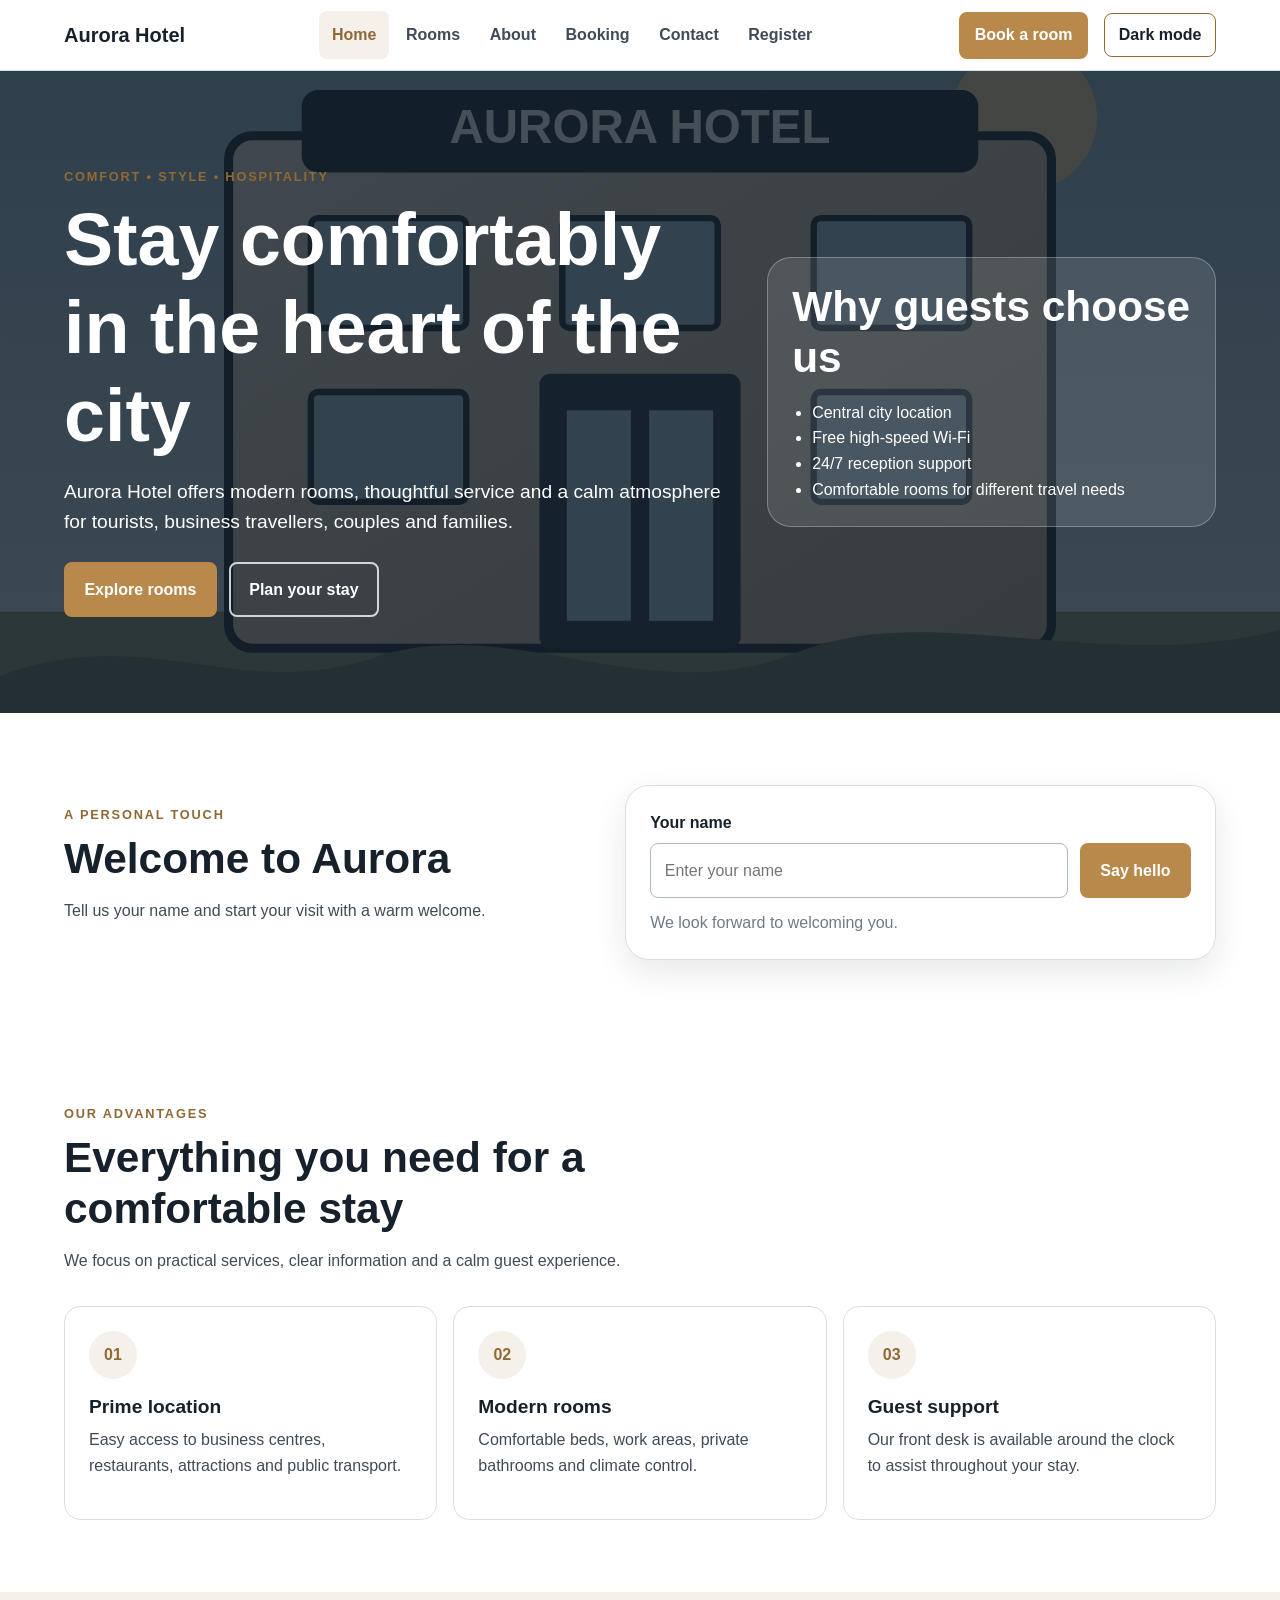
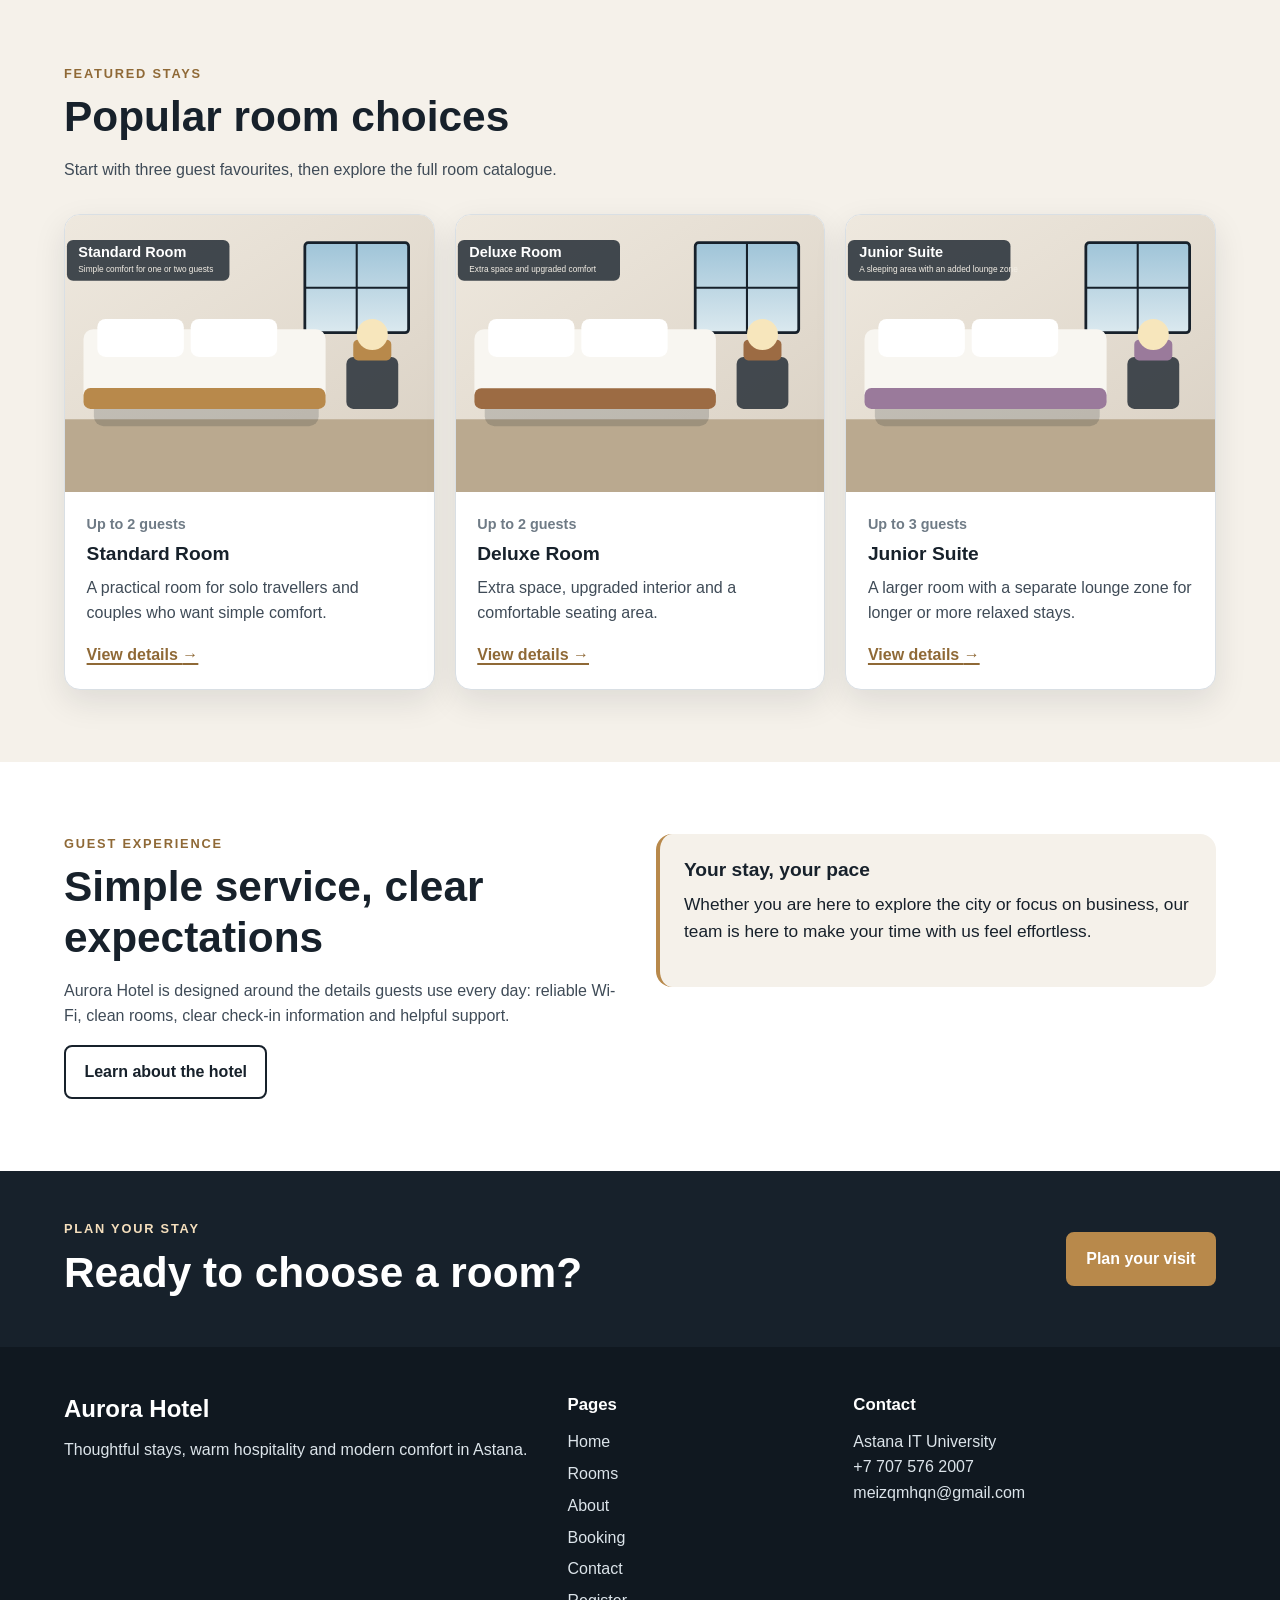
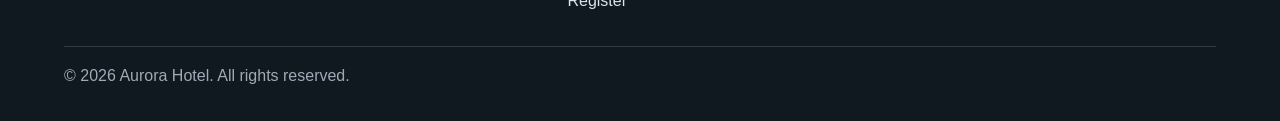
<file: index.html>
<!DOCTYPE html>

<html lang="en">
<head>
<meta charset="utf-8"/>
<meta content="width=device-width, initial-scale=1.0" name="viewport"/>
<meta content="Discover thoughtful hospitality, comfortable rooms and welcoming spaces at Aurora Hotel in Astana." name="description"/>
<title>Aurora Hotel | Home</title>
<link href="css/style.css" rel="stylesheet"/>
<link href="css/responsive.css" rel="stylesheet"/>

<link rel="stylesheet" href="css/interactions.css">
<script src="vendor/jquery/jquery.min.js" defer></script>
<script src="js/script.js" defer></script>
</head>
<body>
<a class="skip-link" href="#main-content">Skip to main content</a>
<header class="site-header">
<div class="container nav-wrapper">
<a aria-label="Aurora Hotel home" class="logo" href="index.html">Aurora Hotel</a>
<button class="menu-toggle" id="menuToggle" type="button" aria-controls="primaryNav" aria-expanded="false">Menu</button>
<nav aria-label="Main navigation" class="main-nav" id="primaryNav">
<ul class="nav-list">
<li><a aria-current="page" class="nav-link" href="index.html">Home</a></li><li><a class="nav-link" href="rooms.html">Rooms</a></li><li><a class="nav-link" href="about.html">About</a></li><li><a class="nav-link" href="booking.html">Booking</a></li>
<li><a class="nav-link" href="contact.html">Contact</a></li><li><a class="nav-link" href="register.html">Register</a></li></ul>
</nav>
<a class="button button-small header-cta" href="booking.html">Book a room</a>
<button id="themeBtn" class="theme-switch" type="button" aria-pressed="false">Dark mode</button>
</div>
</header>
<main id="main-content">
<section class="hero">
<div class="container hero-layout">
<div class="hero-copy">
<p class="eyebrow">Comfort • Style • Hospitality</p>
<h1>Stay comfortably in the heart of the city</h1>
<p class="lead">
                    Aurora Hotel offers modern rooms, thoughtful service and a calm atmosphere
                    for tourists, business travellers, couples and families.
                </p>
<div class="action-row">
<a class="button" href="rooms.html">Explore rooms</a>
<a class="button button-ghost" href="booking.html">Plan your stay</a>
</div>
</div>
<aside aria-labelledby="hero-highlights" class="hero-panel">
<h2 id="hero-highlights">Why guests choose us</h2>
<ul class="check-list">
<li>Central city location</li>
<li>Free high-speed Wi-Fi</li>
<li>24/7 reception support</li>
<li>Comfortable rooms for different travel needs</li>
</ul>
</aside>
</div>
</section>
<section class="section welcome-section" aria-labelledby="welcome-heading">
  <div class="container welcome-layout">
    <div>
      <p class="eyebrow">A personal touch</p>
      <h2 id="welcome-heading">Welcome to Aurora</h2>
      <p>Tell us your name and start your visit with a warm welcome.</p>
    </div>
    <div class="interaction-panel">
      <label class="interaction-label" for="guestName">Your name</label>
      <div class="interaction-inline">
        <input id="guestName" type="text" autocomplete="given-name" placeholder="Enter your name">
        <button class="button" id="welcomeBtn" type="button">Say hello</button>
      </div>
      <p id="welcomeMessage" role="status" aria-live="polite" class="interaction-message">We look forward to welcoming you.</p>
    </div>
  </div>
</section>

<section aria-labelledby="home-benefits" class="section">
<div class="container">
<div class="section-heading">
<p class="eyebrow">Our advantages</p>
<h2 id="home-benefits">Everything you need for a comfortable stay</h2>
<p>We focus on practical services, clear information and a calm guest experience.</p>
</div>
<div class="feature-flex">
<article class="feature-card">
<span aria-hidden="true" class="feature-number">01</span>
<h3>Prime location</h3>
<p>Easy access to business centres, restaurants, attractions and public transport.</p>
</article>
<article class="feature-card">
<span aria-hidden="true" class="feature-number">02</span>
<h3>Modern rooms</h3>
<p>Comfortable beds, work areas, private bathrooms and climate control.</p>
</article>
<article class="feature-card">
<span aria-hidden="true" class="feature-number">03</span>
<h3>Guest support</h3>
<p>Our front desk is available around the clock to assist throughout your stay.</p>
</article>
</div>
</div>
</section>
<section aria-labelledby="featured-rooms" class="section section-alt">
<div class="container">
<div class="section-heading">
<p class="eyebrow">Featured stays</p>
<h2 id="featured-rooms">Popular room choices</h2>
<p>Start with three guest favourites, then explore the full room catalogue.</p>
</div>
<div class="card-grid card-grid-three">
<article class="room-card">
<img alt="Illustration of a standard hotel room with a double bed" class="card-image" height="800" src="images/standard-room.svg" width="1200"/>
<div class="card-body">
<p class="card-kicker">Up to 2 guests</p>
<h3>Standard Room</h3>
<p>A practical room for solo travellers and couples who want simple comfort.</p>
<a class="text-link" href="rooms.html#standard-room">View details <span aria-hidden="true">→</span></a>
</div>
</article>
<article class="room-card">
<img alt="Illustration of a spacious deluxe hotel room" class="card-image" height="800" src="images/deluxe-room.svg" width="1200"/>
<div class="card-body">
<p class="card-kicker">Up to 2 guests</p>
<h3>Deluxe Room</h3>
<p>Extra space, upgraded interior and a comfortable seating area.</p>
<a class="text-link" href="rooms.html#deluxe-room">View details <span aria-hidden="true">→</span></a>
</div>
</article>
<article class="room-card">
<img alt="Illustration of a junior hotel suite with lounge area" class="card-image" height="800" src="images/junior-suite.svg" width="1200"/>
<div class="card-body">
<p class="card-kicker">Up to 3 guests</p>
<h3>Junior Suite</h3>
<p>A larger room with a separate lounge zone for longer or more relaxed stays.</p>
<a class="text-link" href="rooms.html#junior-suite">View details <span aria-hidden="true">→</span></a>
</div>
</article>
</div>
</div>
</section>
<section aria-labelledby="guest-experience" class="section">
<div class="container split-layout">
<div>
<p class="eyebrow">Guest experience</p>
<h2 id="guest-experience">Simple service, clear expectations</h2>
<p>
                    Aurora Hotel is designed around the details guests use every day:
                    reliable Wi-Fi, clean rooms, clear check-in information and helpful support.
                </p>
<a class="button button-outline" href="about.html">Learn about the hotel</a>
</div>
<aside class="testimonial" aria-label="Our promise to you">
<h3>Your stay, your pace</h3>
<p>Whether you are here to explore the city or focus on business, our team is here to make your time with us feel effortless.</p>
</aside>
</div>
</section>
<section aria-labelledby="home-cta" class="cta-section">
<div class="container cta-flex">
<div>
<p class="eyebrow eyebrow-light">Plan your stay</p>
<h2 id="home-cta">Ready to choose a room?</h2>
</div>
<a class="button" href="booking.html">Plan your visit</a>
</div>
</section>
</main>
<footer class="site-footer">
<div class="container footer-grid">
<section aria-labelledby="footer-brand" class="footer-about">
<h2 class="footer-logo" id="footer-brand">Aurora Hotel</h2>
<p>Thoughtful stays, warm hospitality and modern comfort in Astana.</p>
</section>
<nav aria-label="Footer navigation" class="footer-nav">
<h2 class="footer-heading">Pages</h2>
<ul class="footer-links">
<li><a href="index.html">Home</a></li>
<li><a href="rooms.html">Rooms</a></li>
<li><a href="about.html">About</a></li>
<li><a href="booking.html">Booking</a></li>
<li><a href="contact.html">Contact</a></li><li><a href="register.html">Register</a></li></ul>
</nav>
<section aria-labelledby="footer-contact">
<h2 class="footer-heading" id="footer-contact">Contact</h2>
<address>
                Astana IT University<br/>
<a href="tel:+77075762007">+7 707 576 2007</a><br/>
<a href="mailto:meizqmhqn@gmail.com">meizqmhqn@gmail.com</a>
</address>
</section>
</div>
<div class="container footer-bottom">
<p>© 2026 Aurora Hotel. All rights reserved.</p>
</div>
</footer>
</body>
</html>
</file>
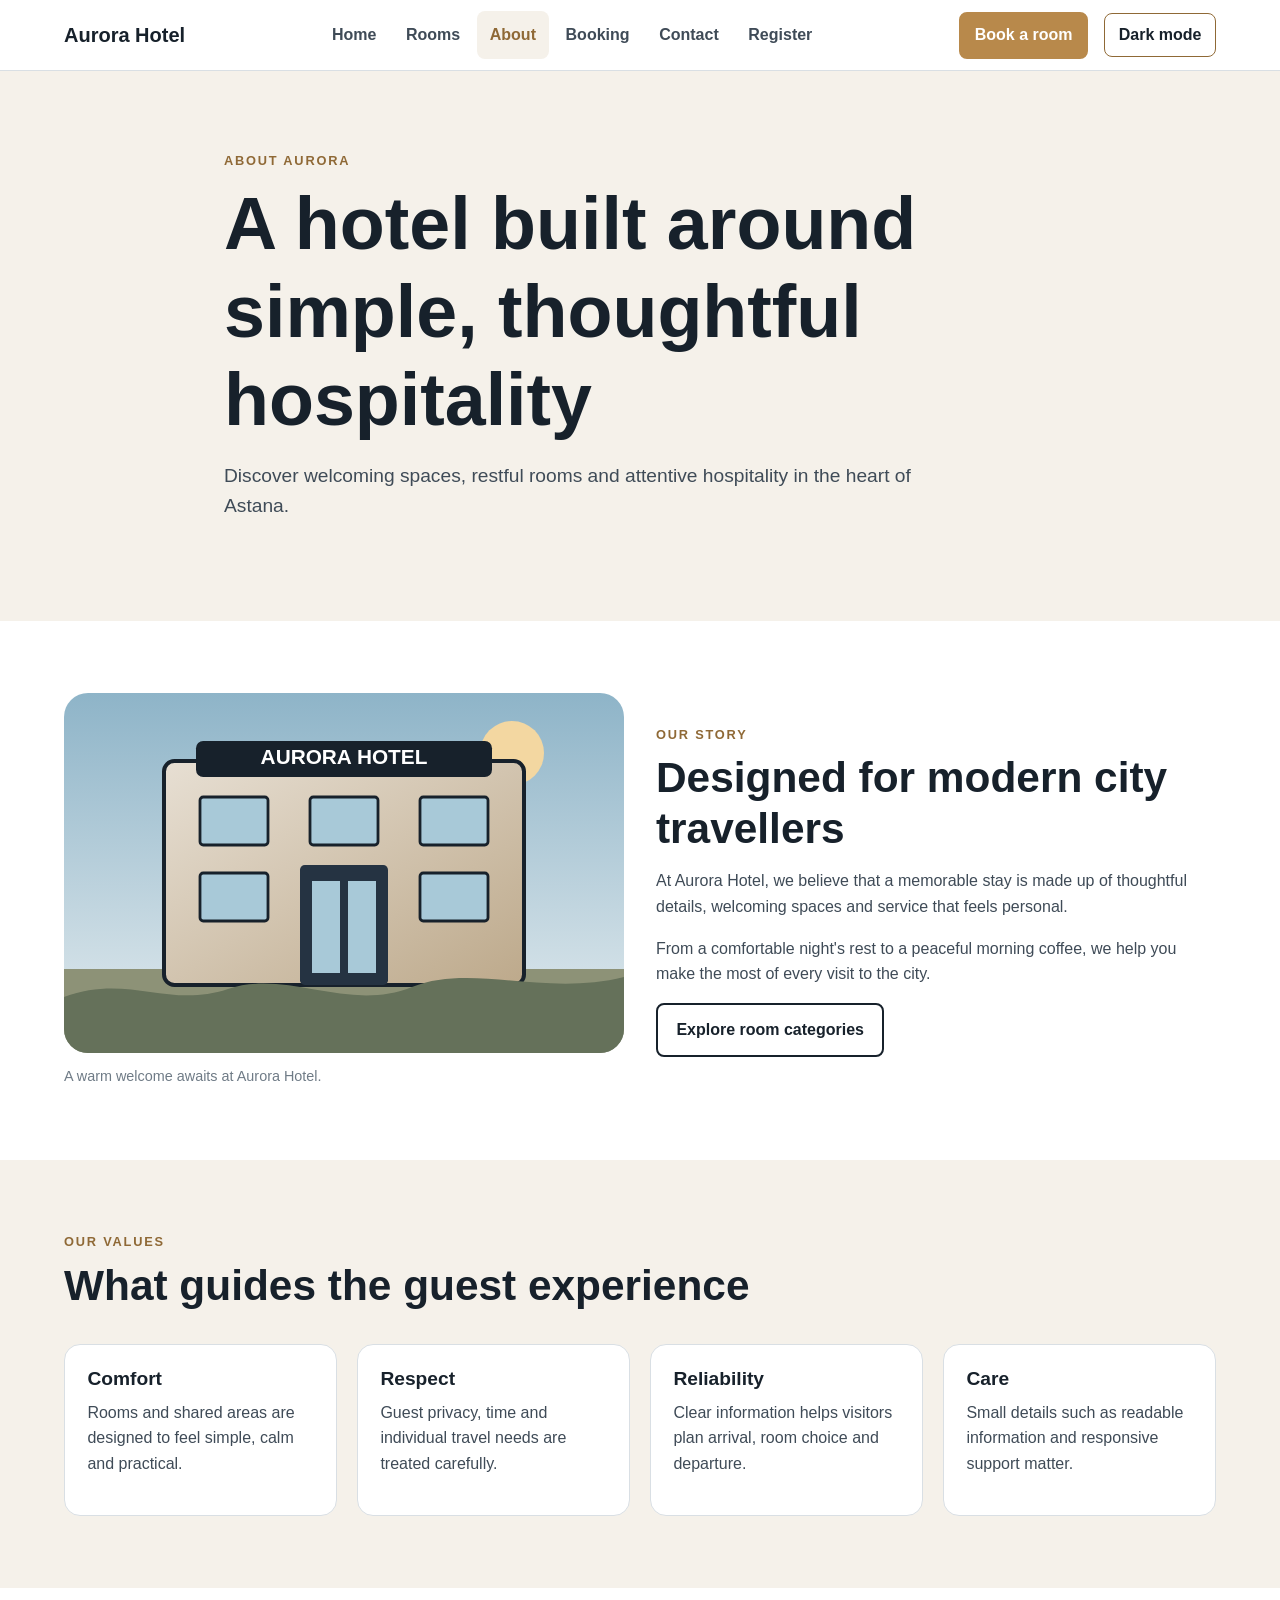
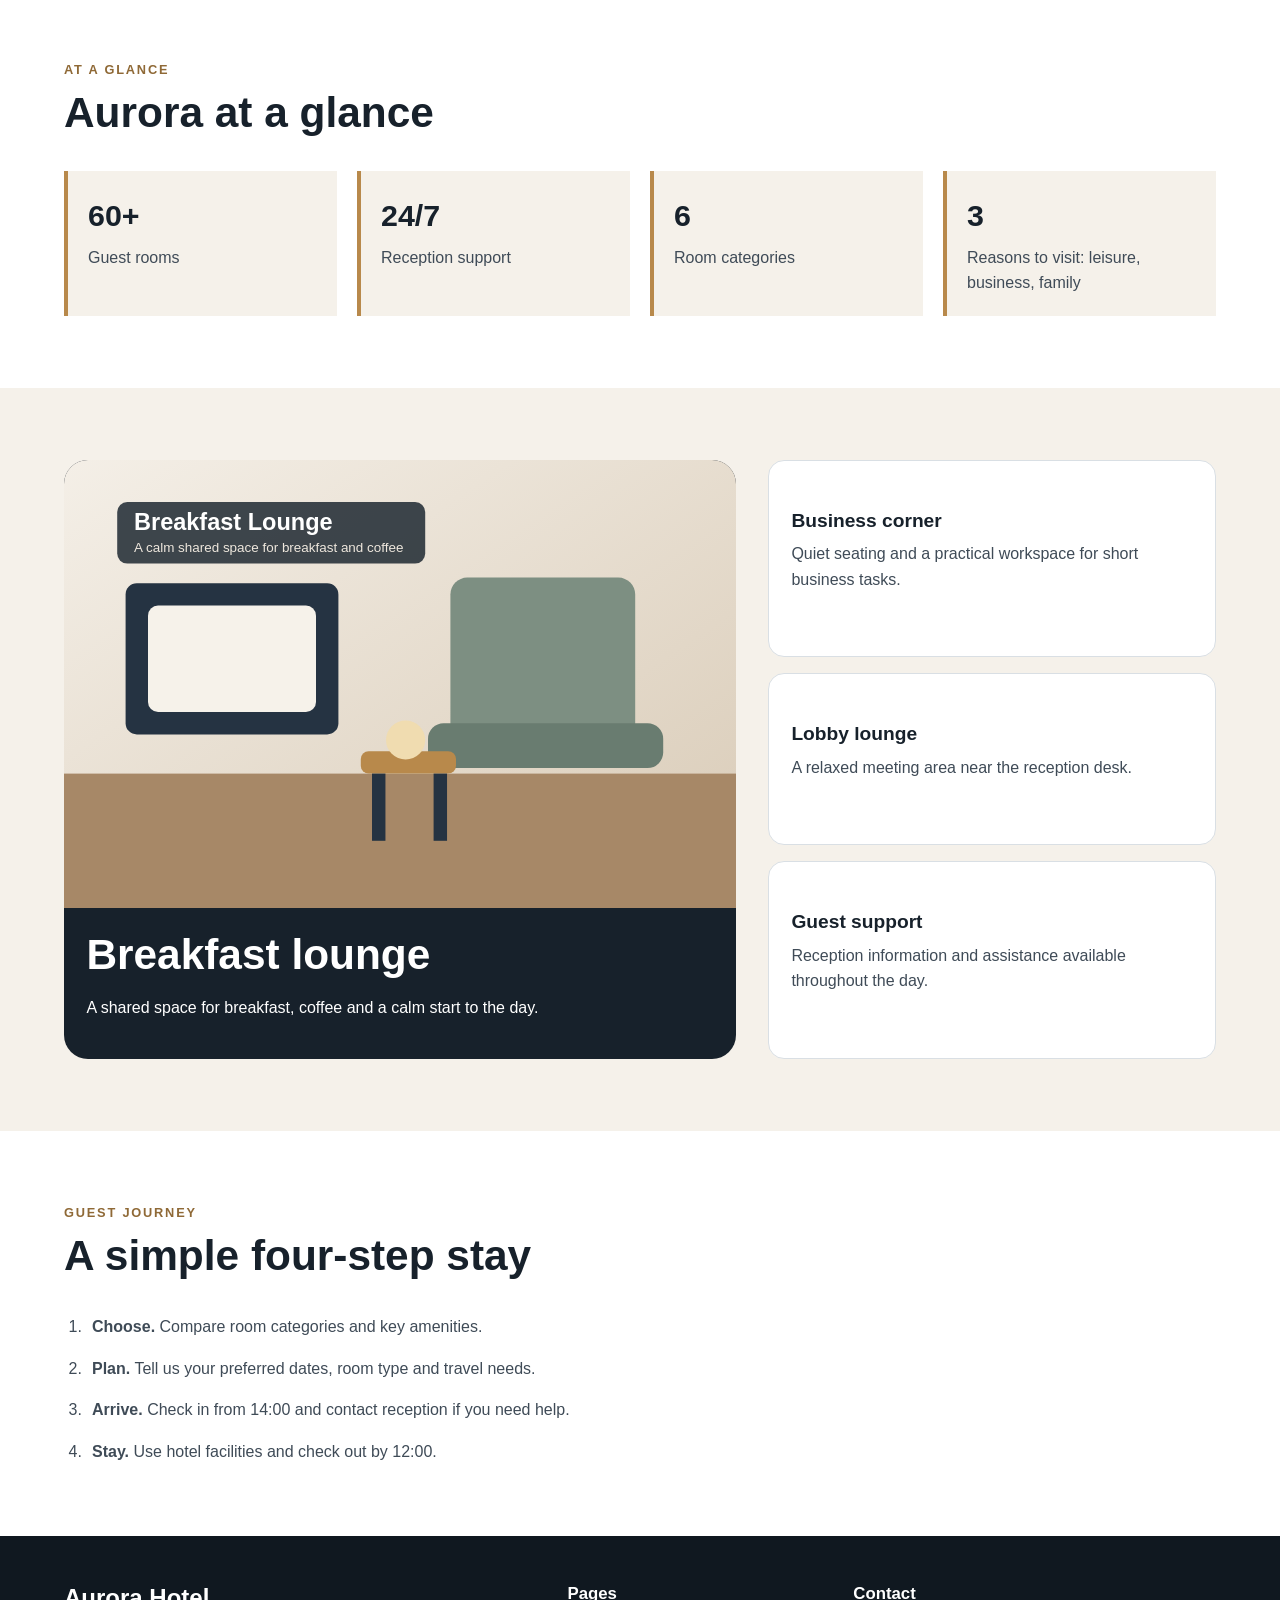
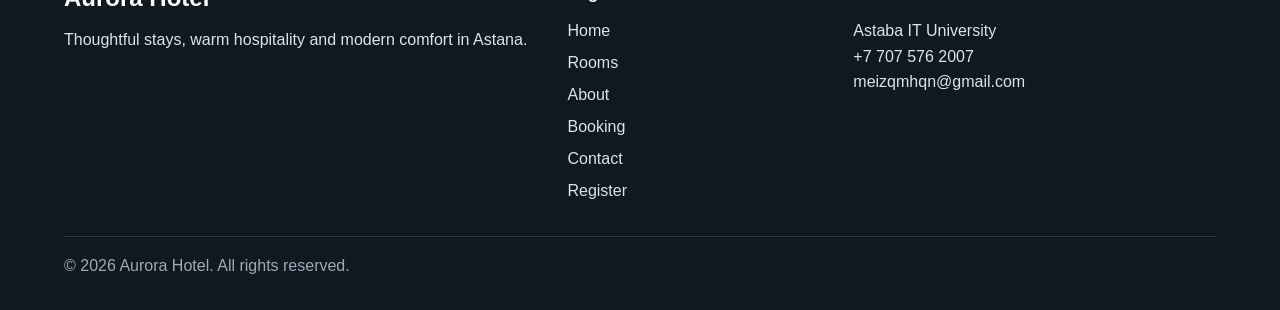
<file: about.html>
<!DOCTYPE html>

<html lang="en">
<head>
<meta charset="utf-8"/>
<meta content="width=device-width, initial-scale=1.0" name="viewport"/>
<meta content="Learn about Aurora Hotel, its values, facilities and service approach." name="description"/>
<title>Aurora Hotel | About Us</title>
<link href="css/style.css" rel="stylesheet"/>
<link href="css/responsive.css" rel="stylesheet"/>

<link rel="stylesheet" href="css/interactions.css">
<script src="vendor/jquery/jquery.min.js" defer></script>
<script src="js/script.js" defer></script>
</head>
<body>
<a class="skip-link" href="#main-content">Skip to main content</a>
<header class="site-header">
<div class="container nav-wrapper">
<a aria-label="Aurora Hotel home" class="logo" href="index.html">Aurora Hotel</a>
<button class="menu-toggle" id="menuToggle" type="button" aria-controls="primaryNav" aria-expanded="false">Menu</button>
<nav aria-label="Main navigation" class="main-nav" id="primaryNav">
<ul class="nav-list">
<li><a class="nav-link" href="index.html">Home</a></li><li><a class="nav-link" href="rooms.html">Rooms</a></li><li><a aria-current="page" class="nav-link" href="about.html">About</a></li><li><a class="nav-link" href="booking.html">Booking</a></li>
<li><a class="nav-link" href="contact.html">Contact</a></li><li><a class="nav-link" href="register.html">Register</a></li></ul>
</nav>
<a class="button button-small header-cta" href="booking.html">Book a room</a>
<button id="themeBtn" class="theme-switch" type="button" aria-pressed="false">Dark mode</button>
</div>
</header>
<main id="main-content">
<section class="page-hero">
<div class="container page-hero-inner">
<p class="eyebrow">About Aurora</p>
<h1>A hotel built around simple, thoughtful hospitality</h1>
<p class="lead">
                Discover welcoming spaces, restful rooms and attentive hospitality in the heart of Astana.
            </p>
</div>
</section>
<section aria-labelledby="our-story" class="section">
<div class="container story-layout">
<figure class="story-figure">
<img alt="Illustration of the Aurora Hotel exterior" height="900" src="images/hotel-exterior.svg" width="1400"/>
<figcaption>A warm welcome awaits at Aurora Hotel.</figcaption>
</figure>
<article>
<p class="eyebrow">Our story</p>
<h2 id="our-story">Designed for modern city travellers</h2>
<p>
                    At Aurora Hotel, we believe that a memorable stay is made up of thoughtful details,
                    welcoming spaces and service that feels personal.
                </p>
<p>
                    From a comfortable night's rest to a peaceful morning coffee, we help you make the most
                    of every visit to the city.
                </p>
<a class="button button-outline" href="rooms.html">Explore room categories</a>
</article>
</div>
</section>
<section aria-labelledby="hotel-values" class="section section-alt">
<div class="container">
<div class="section-heading">
<p class="eyebrow">Our values</p>
<h2 id="hotel-values">What guides the guest experience</h2>
</div>
<div class="values-grid">
<article class="value-card">
<h3>Comfort</h3>
<p>Rooms and shared areas are designed to feel simple, calm and practical.</p>
</article>
<article class="value-card">
<h3>Respect</h3>
<p>Guest privacy, time and individual travel needs are treated carefully.</p>
</article>
<article class="value-card">
<h3>Reliability</h3>
<p>Clear information helps visitors plan arrival, room choice and departure.</p>
</article>
<article class="value-card">
<h3>Care</h3>
<p>Small details such as readable information and responsive support matter.</p>
</article>
</div>
</div>
</section>
<section aria-labelledby="hotel-stats" class="section">
<div class="container">
<div class="section-heading">
<p class="eyebrow">At a glance</p>
<h2 id="hotel-stats">Aurora at a glance</h2>
</div>
<div class="stats-grid">
<div class="stat"><strong>60+</strong><span>Guest rooms</span></div>
<div class="stat"><strong>24/7</strong><span>Reception support</span></div>
<div class="stat"><strong>6</strong><span>Room categories</span></div>
<div class="stat"><strong>3</strong><span>Reasons to visit: leisure, business, family</span></div>
</div>
</div>
</section>
<section aria-labelledby="facilities" class="section section-alt">
<div class="container facilities-layout">
<figure class="facility-feature">
<img alt="Illustration of a hotel breakfast lounge" height="800" src="images/lounge.svg" width="1200"/>
<figcaption>
<h2 id="facilities">Breakfast lounge</h2>
<p>A shared space for breakfast, coffee and a calm start to the day.</p>
</figcaption>
</figure>
<div class="facility-stack">
<article class="facility-card">
<h3>Business corner</h3>
<p>Quiet seating and a practical workspace for short business tasks.</p>
</article>
<article class="facility-card">
<h3>Lobby lounge</h3>
<p>A relaxed meeting area near the reception desk.</p>
</article>
<article class="facility-card">
<h3>Guest support</h3>
<p>Reception information and assistance available throughout the day.</p>
</article>
</div>
</div>
</section>
<section aria-labelledby="service-process" class="section">
<div class="container">
<div class="section-heading">
<p class="eyebrow">Guest journey</p>
<h2 id="service-process">A simple four-step stay</h2>
</div>
<ol class="timeline-list">
<li><strong>Choose.</strong> Compare room categories and key amenities.</li>
<li><strong>Plan.</strong> Tell us your preferred dates, room type and travel needs.</li>
<li><strong>Arrive.</strong> Check in from 14:00 and contact reception if you need help.</li>
<li><strong>Stay.</strong> Use hotel facilities and check out by 12:00.</li>
</ol>
</div>
</section>
</main>
<footer class="site-footer">
<div class="container footer-grid">
<section aria-labelledby="footer-brand" class="footer-about">
<h2 class="footer-logo" id="footer-brand">Aurora Hotel</h2>
<p>Thoughtful stays, warm hospitality and modern comfort in Astana.</p>
</section>
<nav aria-label="Footer navigation" class="footer-nav">
<h2 class="footer-heading">Pages</h2>
<ul class="footer-links">
<li><a href="index.html">Home</a></li>
<li><a href="rooms.html">Rooms</a></li>
<li><a href="about.html">About</a></li>
<li><a href="booking.html">Booking</a></li>
<li><a href="contact.html">Contact</a></li><li><a href="register.html">Register</a></li></ul>
</nav>
<section aria-labelledby="footer-contact">
<h2 class="footer-heading" id="footer-contact">Contact</h2>
<address>
                Astaba IT University<br/>
<a href="tel:+77000000000">+7 707 576 2007</a><br/>
<a href="mailto:meizqmhqn@gmail.com">meizqmhqn@gmail.com</a>
</address>
</section>
</div>
<div class="container footer-bottom">
<p>© 2026 Aurora Hotel. All rights reserved.</p>
</div>
</footer>
</body>
</html>
</file>
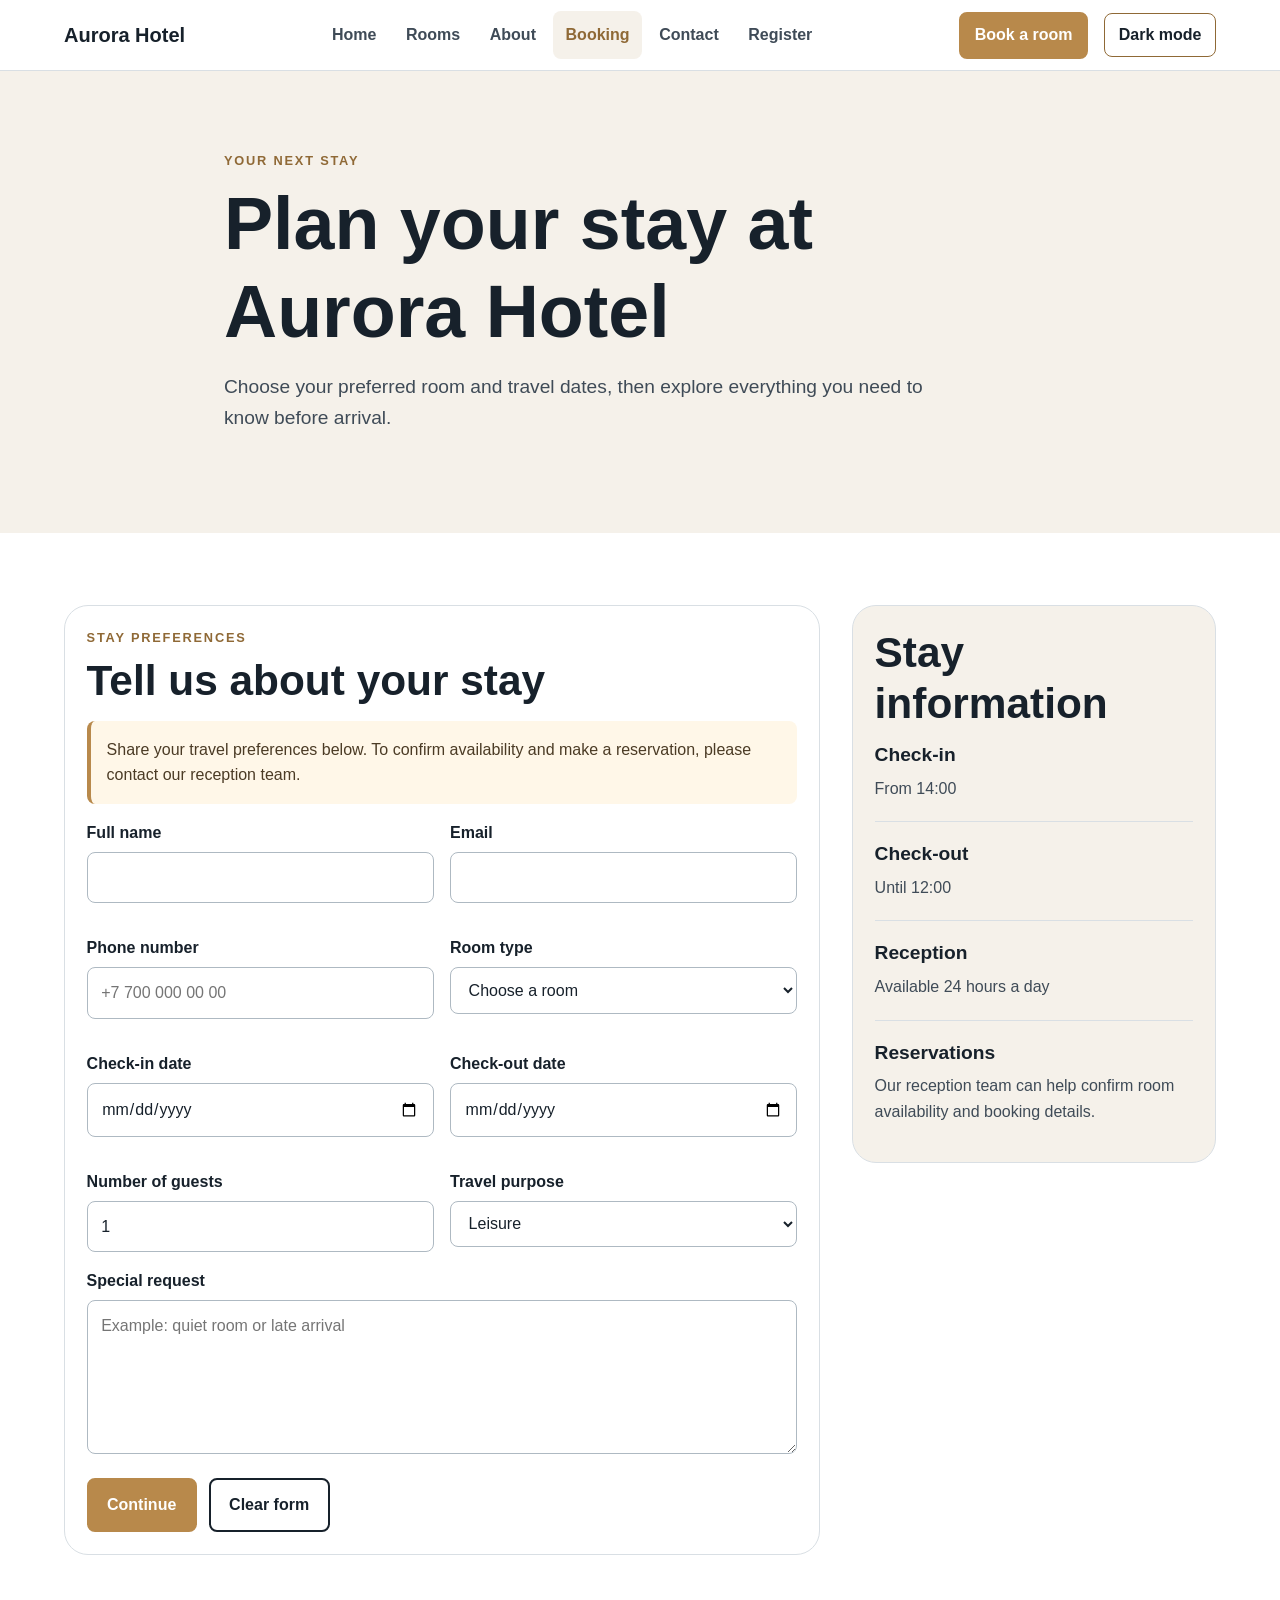
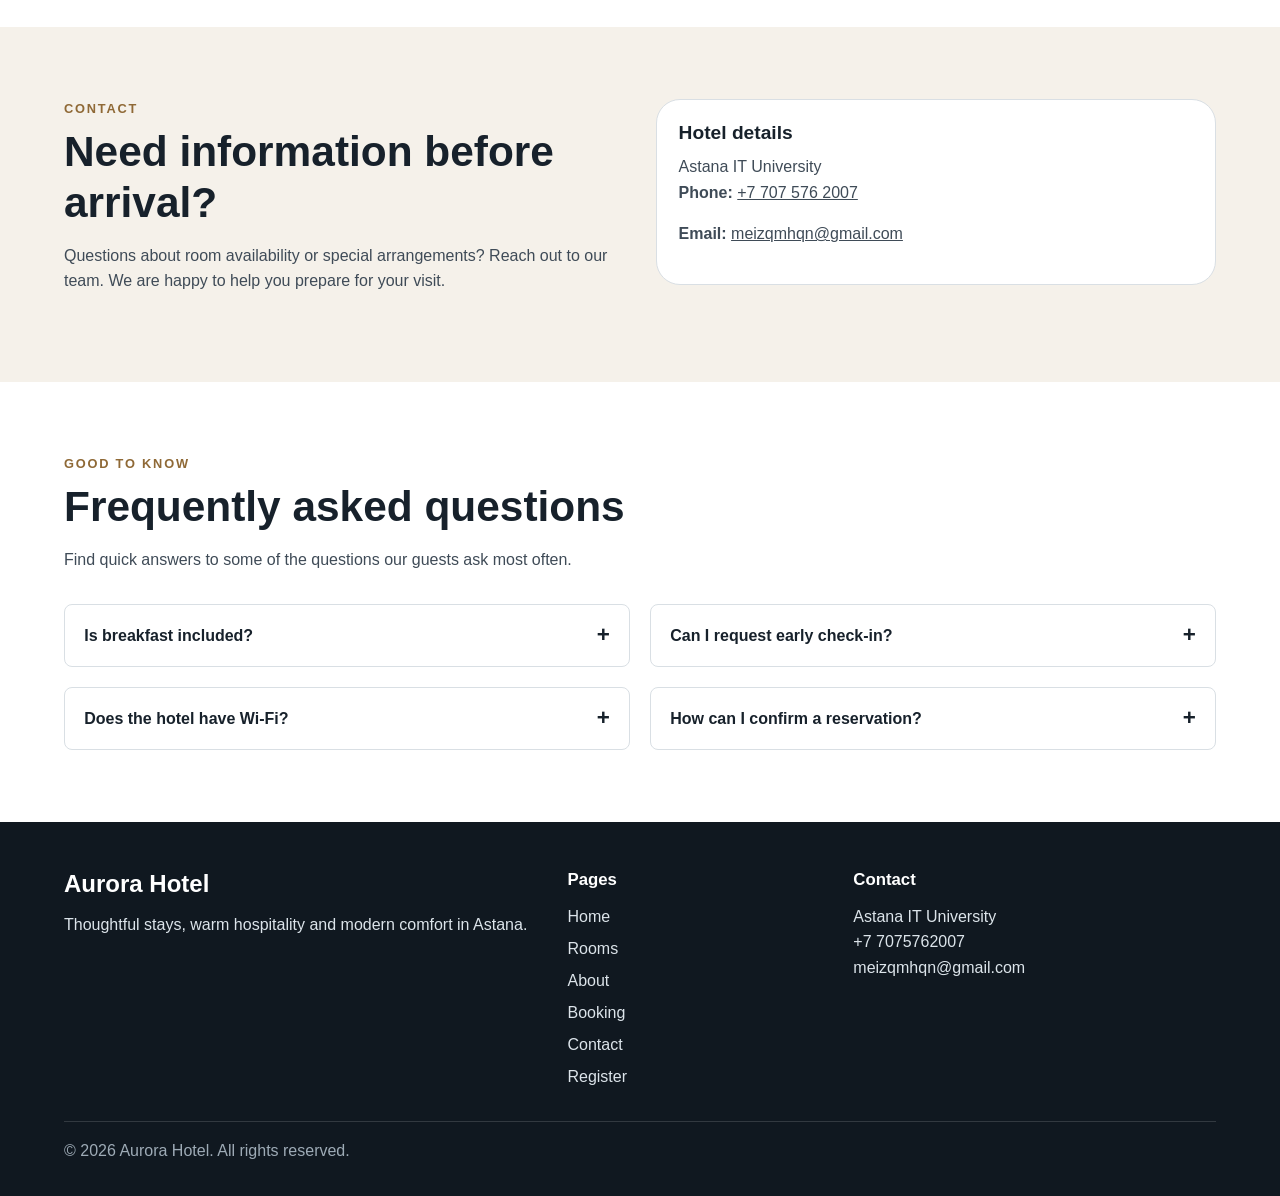
<file: booking.html>
<!DOCTYPE html>

<html lang="en">
<head>
<meta charset="utf-8"/>
<meta content="width=device-width, initial-scale=1.0" name="viewport"/>
<meta content="Plan your stay at Aurora Hotel and find useful information about check-in, room choices and guest services." name="description"/>
<title>Aurora Hotel | Plan Your Stay</title>
<link href="css/style.css" rel="stylesheet"/>
<link href="css/responsive.css" rel="stylesheet"/>

<link rel="stylesheet" href="css/interactions.css">
<script src="vendor/jquery/jquery.min.js" defer></script>
<script src="js/script.js" defer></script>
</head>
<body>
<a class="skip-link" href="#main-content">Skip to main content</a>
<header class="site-header">
<div class="container nav-wrapper">
<a aria-label="Aurora Hotel home" class="logo" href="index.html">Aurora Hotel</a>
<button class="menu-toggle" id="menuToggle" type="button" aria-controls="primaryNav" aria-expanded="false">Menu</button>
<nav aria-label="Main navigation" class="main-nav" id="primaryNav">
<ul class="nav-list">
<li><a class="nav-link" href="index.html">Home</a></li><li><a class="nav-link" href="rooms.html">Rooms</a></li><li><a class="nav-link" href="about.html">About</a></li><li><a aria-current="page" class="nav-link" href="booking.html">Booking</a></li>
<li><a class="nav-link" href="contact.html">Contact</a></li><li><a class="nav-link" href="register.html">Register</a></li></ul>
</nav>
<a class="button button-small header-cta" href="booking.html">Book a room</a>
<button id="themeBtn" class="theme-switch" type="button" aria-pressed="false">Dark mode</button>
</div>
</header>
<main id="main-content">
<section class="page-hero">
<div class="container page-hero-inner">
<p class="eyebrow">Your next stay</p>
<h1>Plan your stay at Aurora Hotel</h1>
<p class="lead">
                Choose your preferred room and travel dates, then explore everything you need to know before arrival.
            </p>
</div>
</section>
<section aria-labelledby="booking-form-title" class="section">
<div class="container booking-layout">
<section class="form-panel">
<p class="eyebrow">Stay preferences</p>
<h2 id="booking-form-title">Tell us about your stay</h2>
<p class="booking-guidance" id="booking-guidance">Share your travel preferences below. To confirm availability and make a reservation, please contact our reception team.</p>
<form id="bookingForm" aria-describedby="booking-guidance" class="booking-form" novalidate>
<div class="form-grid">
<div class="form-group">
<label for="full-name">Full name</label>
<input autocomplete="name" id="full-name" required="" type="text"/>
</div>
<div class="form-group">
<label for="email">Email</label>
<input autocomplete="email" id="email" required="" type="email"/>
</div>
<div class="form-group">
<label for="phone">Phone number</label>
<input autocomplete="tel" id="phone" placeholder="+7 700 000 00 00" type="tel"/>
</div>
<div class="form-group">
<label for="room-type">Room type</label>
<select id="room-type" required="">
<option value="">Choose a room</option>
<option>Standard Room</option>
<option>Twin Room</option>
<option>Deluxe Room</option>
<option>Family Room</option>
<option>Junior Suite</option>
<option>Presidential Suite</option>
</select>
</div>
<div class="form-group">
<label for="check-in">Check-in date</label>
<input id="check-in" required="" type="date"/>
</div>
<div class="form-group">
<label for="check-out">Check-out date</label>
<input id="check-out" required="" type="date"/>
</div>
<div class="form-group">
<label for="guests">Number of guests</label>
<input id="guests" max="4" min="1" required="" type="number" value="1"/>
</div>
<div class="form-group">
<label for="travel-purpose">Travel purpose</label>
<select id="travel-purpose">
<option>Leisure</option>
<option>Business</option>
<option>Family trip</option>
<option>Other</option>
</select>
</div>
</div>
<div class="form-group">
<label for="special-request">Special request</label>
<textarea id="special-request" placeholder="Example: quiet room or late arrival" rows="5"></textarea>
</div>
<div class="form-actions">
<button class="button" type="submit">Continue</button>
<button class="button button-outline" type="reset">Clear form</button>
</div>
<p id="bookingFeedback" class="booking-feedback" role="alert" hidden></p>
</form>
</section>
<aside aria-labelledby="stay-info" class="booking-info">
<h2 id="stay-info">Stay information</h2>
<div class="info-block">
<h3>Check-in</h3>
<p>From 14:00</p>
</div>
<div class="info-block">
<h3>Check-out</h3>
<p>Until 12:00</p>
</div>
<div class="info-block">
<h3>Reception</h3>
<p>Available 24 hours a day</p>
</div>
<div class="info-block">
<h3>Reservations</h3>
<p>Our reception team can help confirm room availability and booking details.</p>
</div>
</aside>
</div>
</section>
<section aria-labelledby="contact-us" class="section section-alt">
<div class="container contact-grid">
<article>
<p class="eyebrow">Contact</p>
<h2 id="contact-us">Need information before arrival?</h2>
<p>
                    Questions about room availability or special arrangements? Reach out to our team. We are happy to help you prepare for your visit.
                </p>
</article>
<article class="contact-card">
<h3>Hotel details</h3>
<address>
                    Astana IT University
                </address>
<p><strong>Phone:</strong> <a href="tel:+7705762007">+7 707 576 2007</a></p>
<p><strong>Email:</strong> <a href="mailto:meizqmhqn@gmail.com">meizqmhqn@gmail.com</a></p>
</article>
</div>
</section>
<section aria-labelledby="faq-title" class="section" id="faq">
<div class="container">
<div class="section-heading">
<p class="eyebrow">Good to know</p>
<h2 id="faq-title">Frequently asked questions</h2>
<p>Find quick answers to some of the questions our guests ask most often.</p>
</div>
<div class="faq-grid">
<div class="faq-item">
<button class="faq-question" type="button" aria-controls="faq-answer-1" aria-expanded="false">Is breakfast included?<span class="faq-chevron" aria-hidden="true">+</span></button>
<p id="faq-answer-1" class="faq-answer" hidden>Breakfast availability depends on the selected room package.</p>
</div>
<div class="faq-item">
<button class="faq-question" type="button" aria-controls="faq-answer-2" aria-expanded="false">Can I request early check-in?<span class="faq-chevron" aria-hidden="true">+</span></button>
<p id="faq-answer-2" class="faq-answer" hidden>Early check-in can be requested, but it depends on room availability.</p>
</div>
<div class="faq-item">
<button class="faq-question" type="button" aria-controls="faq-answer-3" aria-expanded="false">Does the hotel have Wi-Fi?<span class="faq-chevron" aria-hidden="true">+</span></button>
<p id="faq-answer-3" class="faq-answer" hidden>Yes, complimentary high-speed Wi-Fi is available in guest rooms and common areas.</p>
</div>
<div class="faq-item">
<button class="faq-question" type="button" aria-controls="faq-answer-4" aria-expanded="false">How can I confirm a reservation?<span class="faq-chevron" aria-hidden="true">+</span></button>
<p id="faq-answer-4" class="faq-answer" hidden>Please contact our reception team directly to check availability and finalize your booking.</p>
</div>
</div>
</div>
</section>
</main>
<footer class="site-footer">
<div class="container footer-grid">
<section aria-labelledby="footer-brand" class="footer-about">
<h2 class="footer-logo" id="footer-brand">Aurora Hotel</h2>
<p>Thoughtful stays, warm hospitality and modern comfort in Astana.</p>
</section>
<nav aria-label="Footer navigation" class="footer-nav">
<h2 class="footer-heading">Pages</h2>
<ul class="footer-links">
<li><a href="index.html">Home</a></li>
<li><a href="rooms.html">Rooms</a></li>
<li><a href="about.html">About</a></li>
<li><a href="booking.html">Booking</a></li>
<li><a href="contact.html">Contact</a></li><li><a href="register.html">Register</a></li></ul>
</nav>
<section aria-labelledby="footer-contact">
<h2 class="footer-heading" id="footer-contact">Contact</h2>
<address>
                Astana IT University<br/>
<a href="tel:+77075762007">+7 7075762007</a><br/>
<a href="mailto:meizqmhqn@gmail.com">meizqmhqn@gmail.com</a>
</address>
</section>
</div>
<div class="container footer-bottom">
<p>© 2026 Aurora Hotel. All rights reserved.</p>
</div>
</footer>
</body>
</html>
</file>
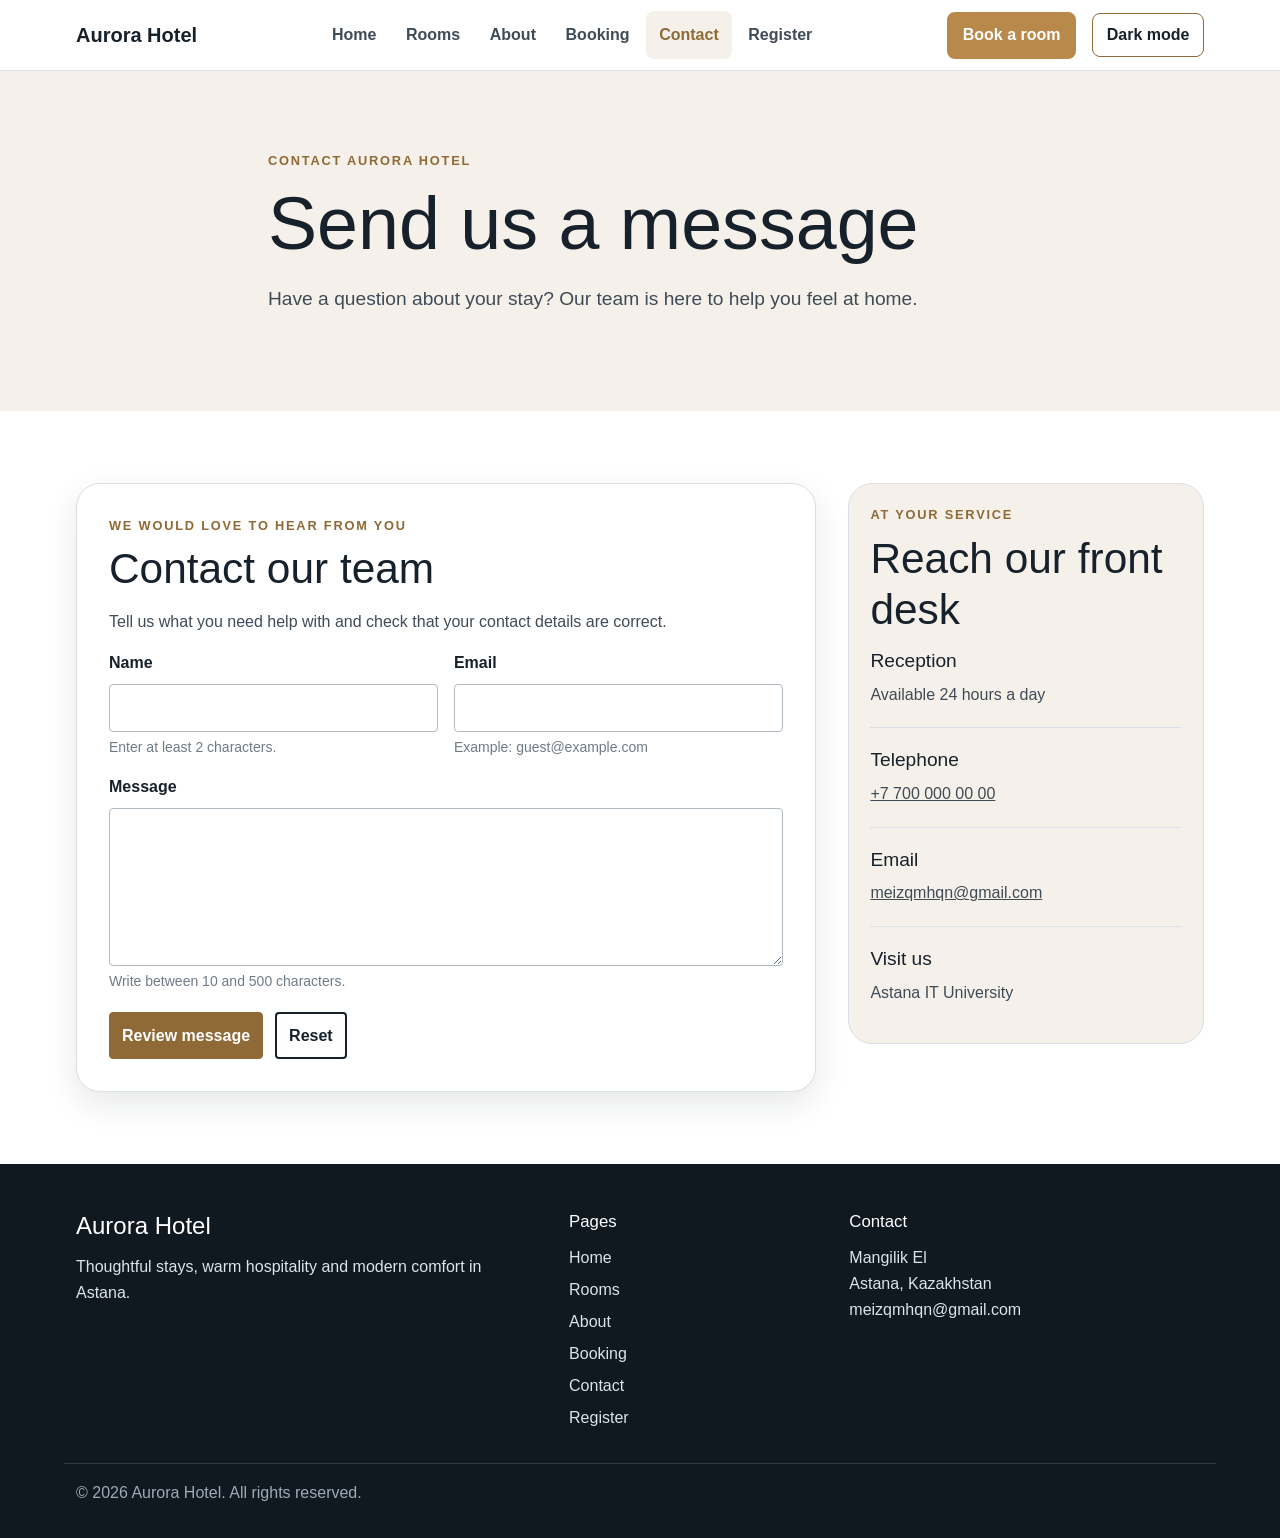
<file: contact.html>
<!DOCTYPE html>
<html lang="en">
<head>
    <meta charset="UTF-8">
    <meta name="viewport" content="width=device-width, initial-scale=1.0">
    <meta name="description" content="Get in touch with Aurora Hotel for questions about rooms, arrivals, amenities and more.">
    <title>Aurora Hotel | Contact Us</title>
    <link rel="stylesheet" href="vendor/bootstrap/bootstrap.min.css">
        <link rel="stylesheet" href="css/style.css">
    <link rel="stylesheet" href="css/responsive.css">
    <link rel="stylesheet" href="css/forms.css">

<link rel="stylesheet" href="css/interactions.css">
<script src="vendor/jquery/jquery.min.js" defer></script>
<script src="js/script.js" defer></script>
</head>
<body>
<a class="skip-link" href="#main-content">Skip to main content</a>
<header class="site-header">
    <div class="container nav-wrapper">
        <a class="logo" href="index.html" aria-label="Aurora Hotel home">Aurora Hotel</a>
<button class="menu-toggle" id="menuToggle" type="button" aria-controls="primaryNav" aria-expanded="false">Menu</button>
        <nav class="main-nav" id="primaryNav" aria-label="Main navigation">
            <ul class="nav-list">
                <li><a class="nav-link" href="index.html">Home</a></li>
                <li><a class="nav-link" href="rooms.html">Rooms</a></li>
                <li><a class="nav-link" href="about.html">About</a></li>
                <li><a class="nav-link" href="booking.html">Booking</a></li>
                <li><a class="nav-link" href="contact.html" aria-current="page">Contact</a></li>
                <li><a class="nav-link" href="register.html">Register</a></li>
            </ul>
        </nav>
        <a class="button button-small header-cta" href="booking.html">Book a room</a>
<button id="themeBtn" class="theme-switch" type="button" aria-pressed="false">Dark mode</button>
    </div>
</header>

<main id="main-content">
    <section class="page-hero">
        <div class="container page-hero-inner form-page-intro">
            <p class="eyebrow">Contact Aurora Hotel</p>
            <h1>Send us a message</h1>
            <p class="lead">Have a question about your stay? Our team is here to help you feel at home.</p>
        </div>
    </section>

    <section class="section" aria-labelledby="contact-form-title">
        <div class="container booking-layout">
            <section class="form-shell" aria-labelledby="contact-form-title">
                <p class="eyebrow">We would love to hear from you</p>
                <h2 id="contact-form-title">Contact our team</h2>
                <p id="contact-helper">Tell us what you need help with and check that your contact details are correct.</p>

                <form id="contactForm" class="needs-validation" data-success-target="contactSuccess" novalidate>
                    <div class="row g-3">
                        <div class="col-md-6">
                            <label class="form-label" for="contact-name">Name</label>
                            <input class="form-control" id="contact-name" name="name" type="text"
                                   minlength="2" autocomplete="name" required aria-describedby="name-help">
                            <div id="name-help" class="form-text">Enter at least 2 characters.</div>
                            <div class="valid-feedback">Name looks good.</div>
                            <div class="invalid-feedback">Please enter at least 2 characters.</div>
                        </div>

                        <div class="col-md-6">
                            <label class="form-label" for="contact-email">Email</label>
                            <input class="form-control" id="contact-email" name="email" type="email"
                                   autocomplete="email" required aria-describedby="email-help">
                            <div id="email-help" class="form-text">Example: guest@example.com</div>
                            <div class="valid-feedback">Email format is valid.</div>
                            <div class="invalid-feedback">Please enter a valid email address.</div>
                        </div>

                        <div class="col-12">
                            <label class="form-label" for="contact-message">Message</label>
                            <textarea class="form-control" id="contact-message" name="message" rows="6"
                                      minlength="10" maxlength="500" required
                                      aria-describedby="message-help"></textarea>
                            <div id="message-help" class="form-text">Write between 10 and 500 characters.</div>
                            <div class="valid-feedback">Message length is valid.</div>
                            <div class="invalid-feedback">Please enter a message between 10 and 500 characters.</div>
                        </div>
                    </div>

                    <div class="form-actions-bootstrap">
                        <button class="btn btn-aurora" type="submit">Review message</button>
                        <button class="btn btn-aurora-outline" type="reset">Reset</button>
                    </div>

                    <div id="contactSuccess" class="alert alert-success form-success" role="status" tabindex="-1" hidden>
                        Your message is ready. To reach the hotel team, please use the contact email listed on this page.
                    </div>
                </form>
            </section>

            <aside class="booking-info" aria-labelledby="contact-details-title">
                <p class="eyebrow">At your service</p>
                <h2 id="contact-details-title">Reach our front desk</h2>
                <div class="info-block">
                    <h3>Reception</h3>
                    <p>Available 24 hours a day</p>
                </div>
                <div class="info-block">
                    <h3>Telephone</h3>
                    <p><a href="tel:+77000000000">+7 700 000 00 00</a></p>
                </div>
                <div class="info-block">
                    <h3>Email</h3>
                    <p><a href="mailto:meizqmhqn@gmail.com">meizqmhqn@gmail.com</a></p>
                </div>
                <div class="info-block">
                    <h3>Visit us</h3>
                    <p>Astana IT University</p>
                </div>
            </aside>
        </div>
    </section>
</main>

<footer class="site-footer">
    <div class="container footer-grid">
        <section class="footer-about" aria-labelledby="footer-brand">
            <h2 id="footer-brand" class="footer-logo">Aurora Hotel</h2>
            <p>Thoughtful stays, warm hospitality and modern comfort in Astana.</p>
        </section>
        <nav class="footer-nav" aria-label="Footer navigation">
            <h2 class="footer-heading">Pages</h2>
            <ul class="footer-links">
                <li><a href="index.html">Home</a></li>
                <li><a href="rooms.html">Rooms</a></li>
                <li><a href="about.html">About</a></li>
                <li><a href="booking.html">Booking</a></li>
                <li><a href="contact.html">Contact</a></li>
                <li><a href="register.html">Register</a></li>
            </ul>
        </nav>
        <section aria-labelledby="footer-contact">
            <h2 id="footer-contact" class="footer-heading">Contact</h2>
            <address>Mangilik El<br>Astana, Kazakhstan<br><a href="mailto:meizqmhqn@gmail.com">meizqmhqn@gmail.com</a></address>
        </section>
    </div>
    <div class="container footer-bottom"><p>&copy; 2026 Aurora Hotel. All rights reserved.</p></div>
</footer>
<script src="js/forms.js" defer></script>
</body>
</html>
</file>
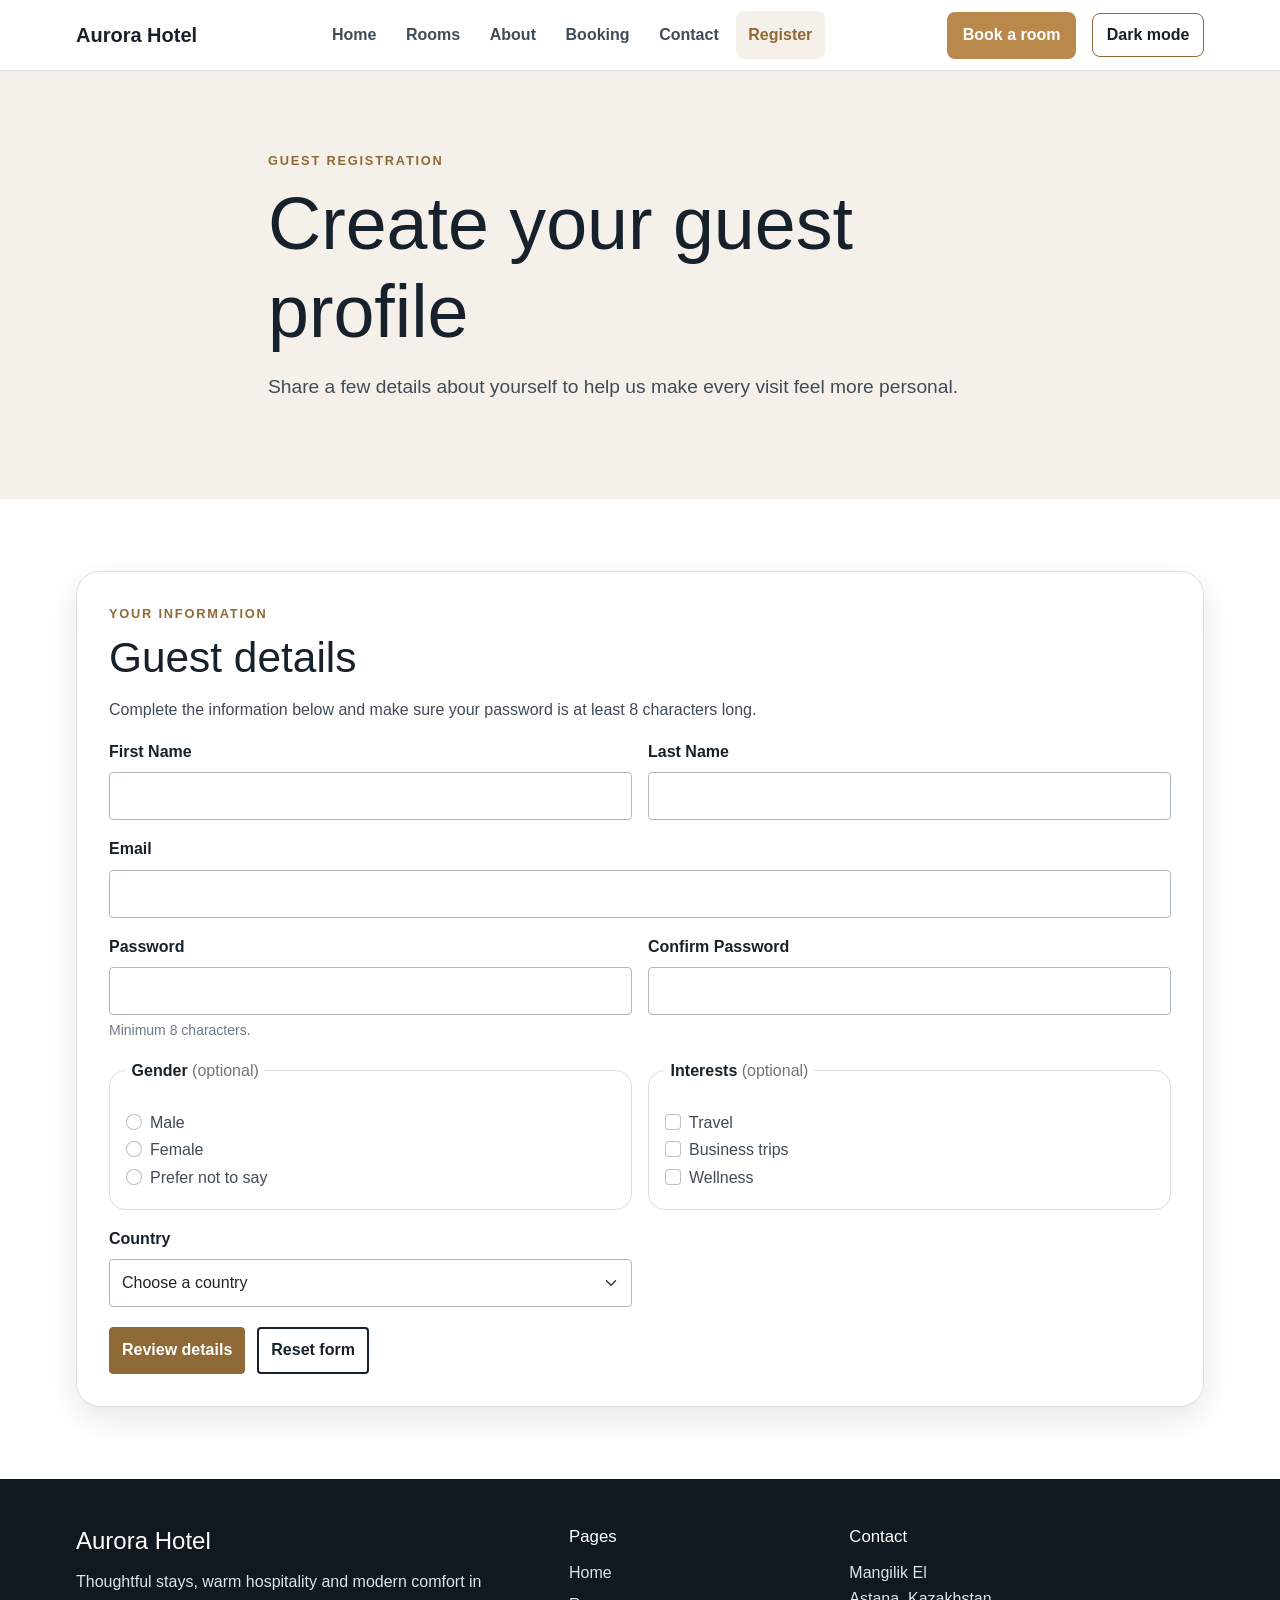
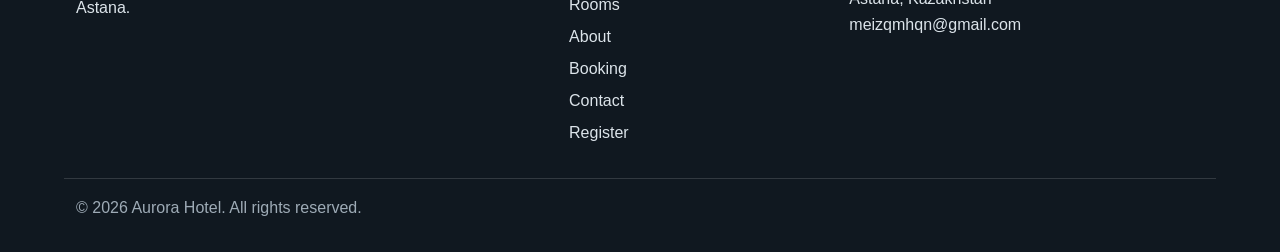
<file: register.html>
<!DOCTYPE html>
<html lang="en">
<head>
    <meta charset="UTF-8">
    <meta name="viewport" content="width=device-width, initial-scale=1.0">
    <meta name="description" content="Prepare your guest profile and personalize your stay at Aurora Hotel.">
    <title>Aurora Hotel | Guest Registration</title>
    <link rel="stylesheet" href="vendor/bootstrap/bootstrap.min.css">
        <link rel="stylesheet" href="css/style.css">
    <link rel="stylesheet" href="css/responsive.css">
    <link rel="stylesheet" href="css/forms.css">

<link rel="stylesheet" href="css/interactions.css">
<script src="vendor/jquery/jquery.min.js" defer></script>
<script src="js/script.js" defer></script>
</head>
<body>
<a class="skip-link" href="#main-content">Skip to main content</a>
<header class="site-header">
    <div class="container nav-wrapper">
        <a class="logo" href="index.html" aria-label="Aurora Hotel home">Aurora Hotel</a>
<button class="menu-toggle" id="menuToggle" type="button" aria-controls="primaryNav" aria-expanded="false">Menu</button>
        <nav class="main-nav" id="primaryNav" aria-label="Main navigation">
            <ul class="nav-list">
                <li><a class="nav-link" href="index.html">Home</a></li>
                <li><a class="nav-link" href="rooms.html">Rooms</a></li>
                <li><a class="nav-link" href="about.html">About</a></li>
                <li><a class="nav-link" href="booking.html">Booking</a></li>
                <li><a class="nav-link" href="contact.html">Contact</a></li>
                <li><a class="nav-link" href="register.html" aria-current="page">Register</a></li>
            </ul>
        </nav>
        <a class="button button-small header-cta" href="booking.html">Book a room</a>
<button id="themeBtn" class="theme-switch" type="button" aria-pressed="false">Dark mode</button>
    </div>
</header>

<main id="main-content">
    <section class="page-hero">
        <div class="container page-hero-inner form-page-intro">
            <p class="eyebrow">Guest registration</p>
            <h1>Create your guest profile</h1>
            <p class="lead">Share a few details about yourself to help us make every visit feel more personal.</p>
        </div>
    </section>

    <section class="section" aria-labelledby="registration-title">
        <div class="container">
            <section class="form-shell">
                <p class="eyebrow">Your information</p>
                <h2 id="registration-title">Guest details</h2>
                <p id="registration-note">Complete the information below and make sure your password is at least 8 characters long.</p>

                <form id="registrationForm" class="needs-validation" data-success-target="registrationSuccess" novalidate>
                    <div class="row g-3">
                        <div class="col-md-6">
                            <label class="form-label" for="first-name">First Name</label>
                            <input class="form-control" id="first-name" name="firstName" type="text"
                                   minlength="2" autocomplete="given-name" required>
                            <div class="valid-feedback">First name looks good.</div>
                            <div class="invalid-feedback">Enter at least 2 characters.</div>
                        </div>

                        <div class="col-md-6">
                            <label class="form-label" for="last-name">Last Name</label>
                            <input class="form-control" id="last-name" name="lastName" type="text"
                                   minlength="2" autocomplete="family-name" required>
                            <div class="valid-feedback">Last name looks good.</div>
                            <div class="invalid-feedback">Enter at least 2 characters.</div>
                        </div>

                        <div class="col-12">
                            <label class="form-label" for="registration-email">Email</label>
                            <input class="form-control" id="registration-email" name="email" type="email"
                                   autocomplete="email" required>
                            <div class="valid-feedback">Email format is valid.</div>
                            <div class="invalid-feedback">Enter a valid email address.</div>
                        </div>

                        <div class="col-md-6">
                            <label class="form-label" for="password">Password</label>
                            <input class="form-control" id="password" name="password" type="password"
                                   minlength="8" autocomplete="new-password" required aria-describedby="password-help">
                            <div id="password-help" class="form-text">Minimum 8 characters.</div>
                            <div class="valid-feedback">Password length is valid.</div>
                            <div class="invalid-feedback">Password must be at least 8 characters.</div>
                        </div>

                        <div class="col-md-6">
                            <label class="form-label" for="confirm-password">Confirm Password</label>
                            <input class="form-control" id="confirm-password" name="confirmPassword" type="password"
                                   minlength="8" autocomplete="new-password" required>
                            <div class="valid-feedback">Passwords match.</div>
                            <div id="confirm-password-feedback" class="invalid-feedback">Please repeat the same password.</div>
                        </div>

                        <div class="col-lg-6">
                            <fieldset class="form-fieldset h-100">
                                <legend>Gender <span class="fw-normal text-secondary">(optional)</span></legend>
                                <div class="form-check">
                                    <input class="form-check-input" type="radio" name="gender" id="gender-male" value="male">
                                    <label class="form-check-label" for="gender-male">Male</label>
                                </div>
                                <div class="form-check">
                                    <input class="form-check-input" type="radio" name="gender" id="gender-female" value="female">
                                    <label class="form-check-label" for="gender-female">Female</label>
                                </div>
                                <div class="form-check">
                                    <input class="form-check-input" type="radio" name="gender" id="gender-private" value="prefer-not-to-say">
                                    <label class="form-check-label" for="gender-private">Prefer not to say</label>
                                </div>
                            </fieldset>
                        </div>

                        <div class="col-lg-6">
                            <fieldset class="form-fieldset h-100">
                                <legend>Interests <span class="fw-normal text-secondary">(optional)</span></legend>
                                <div class="form-check">
                                    <input class="form-check-input" type="checkbox" name="interests" id="interest-travel" value="travel">
                                    <label class="form-check-label" for="interest-travel">Travel</label>
                                </div>
                                <div class="form-check">
                                    <input class="form-check-input" type="checkbox" name="interests" id="interest-business" value="business-trips">
                                    <label class="form-check-label" for="interest-business">Business trips</label>
                                </div>
                                <div class="form-check">
                                    <input class="form-check-input" type="checkbox" name="interests" id="interest-wellness" value="wellness">
                                    <label class="form-check-label" for="interest-wellness">Wellness</label>
                                </div>
                            </fieldset>
                        </div>

                        <div class="col-md-6">
                            <label class="form-label" for="country">Country</label>
                            <select class="form-select" id="country" name="country" required>
                                <option value="" selected>Choose a country</option>
                                <option value="kazakhstan">Kazakhstan</option>
                                <option value="kyrgyzstan">Kyrgyzstan</option>
                                <option value="uzbekistan">Uzbekistan</option>
                                <option value="turkey">Turkey</option>
                                <option value="other">Other</option>
                            </select>
                            <div class="valid-feedback">Country selected.</div>
                            <div class="invalid-feedback">Please choose a country.</div>
                        </div>
                    </div>

                    <div class="form-actions-bootstrap">
                        <button class="btn btn-aurora" type="submit">Review details</button>
                        <button class="btn btn-aurora-outline" type="reset">Reset form</button>
                    </div>

                    <div id="registrationSuccess" class="alert alert-success form-success" role="status" tabindex="-1" hidden>
                        Your information looks good. Online account creation is not available yet; please contact reception if you need assistance.
                    </div>
                </form>
            </section>
        </div>
    </section>
</main>

<footer class="site-footer">
    <div class="container footer-grid">
        <section class="footer-about" aria-labelledby="footer-brand">
            <h2 id="footer-brand" class="footer-logo">Aurora Hotel</h2>
            <p>Thoughtful stays, warm hospitality and modern comfort in Astana.</p>
        </section>
        <nav class="footer-nav" aria-label="Footer navigation">
            <h2 class="footer-heading">Pages</h2>
            <ul class="footer-links">
                <li><a href="index.html">Home</a></li>
                <li><a href="rooms.html">Rooms</a></li>
                <li><a href="about.html">About</a></li>
                <li><a href="booking.html">Booking</a></li>
                <li><a href="contact.html">Contact</a></li>
                <li><a href="register.html">Register</a></li>
            </ul>
        </nav>
        <section aria-labelledby="footer-contact">
            <h2 id="footer-contact" class="footer-heading">Contact</h2>
            <address>Mangilik El<br>Astana, Kazakhstan<br><a href="mailto:meizqmhqn@gmail.com">meizqmhqn@gmail.com</a></address>
        </section>
    </div>
    <div class="container footer-bottom"><p>&copy; 2026 Aurora Hotel. All rights reserved.</p></div>
</footer>
<script src="js/forms.js" defer></script>
</body>
</html>
</file>
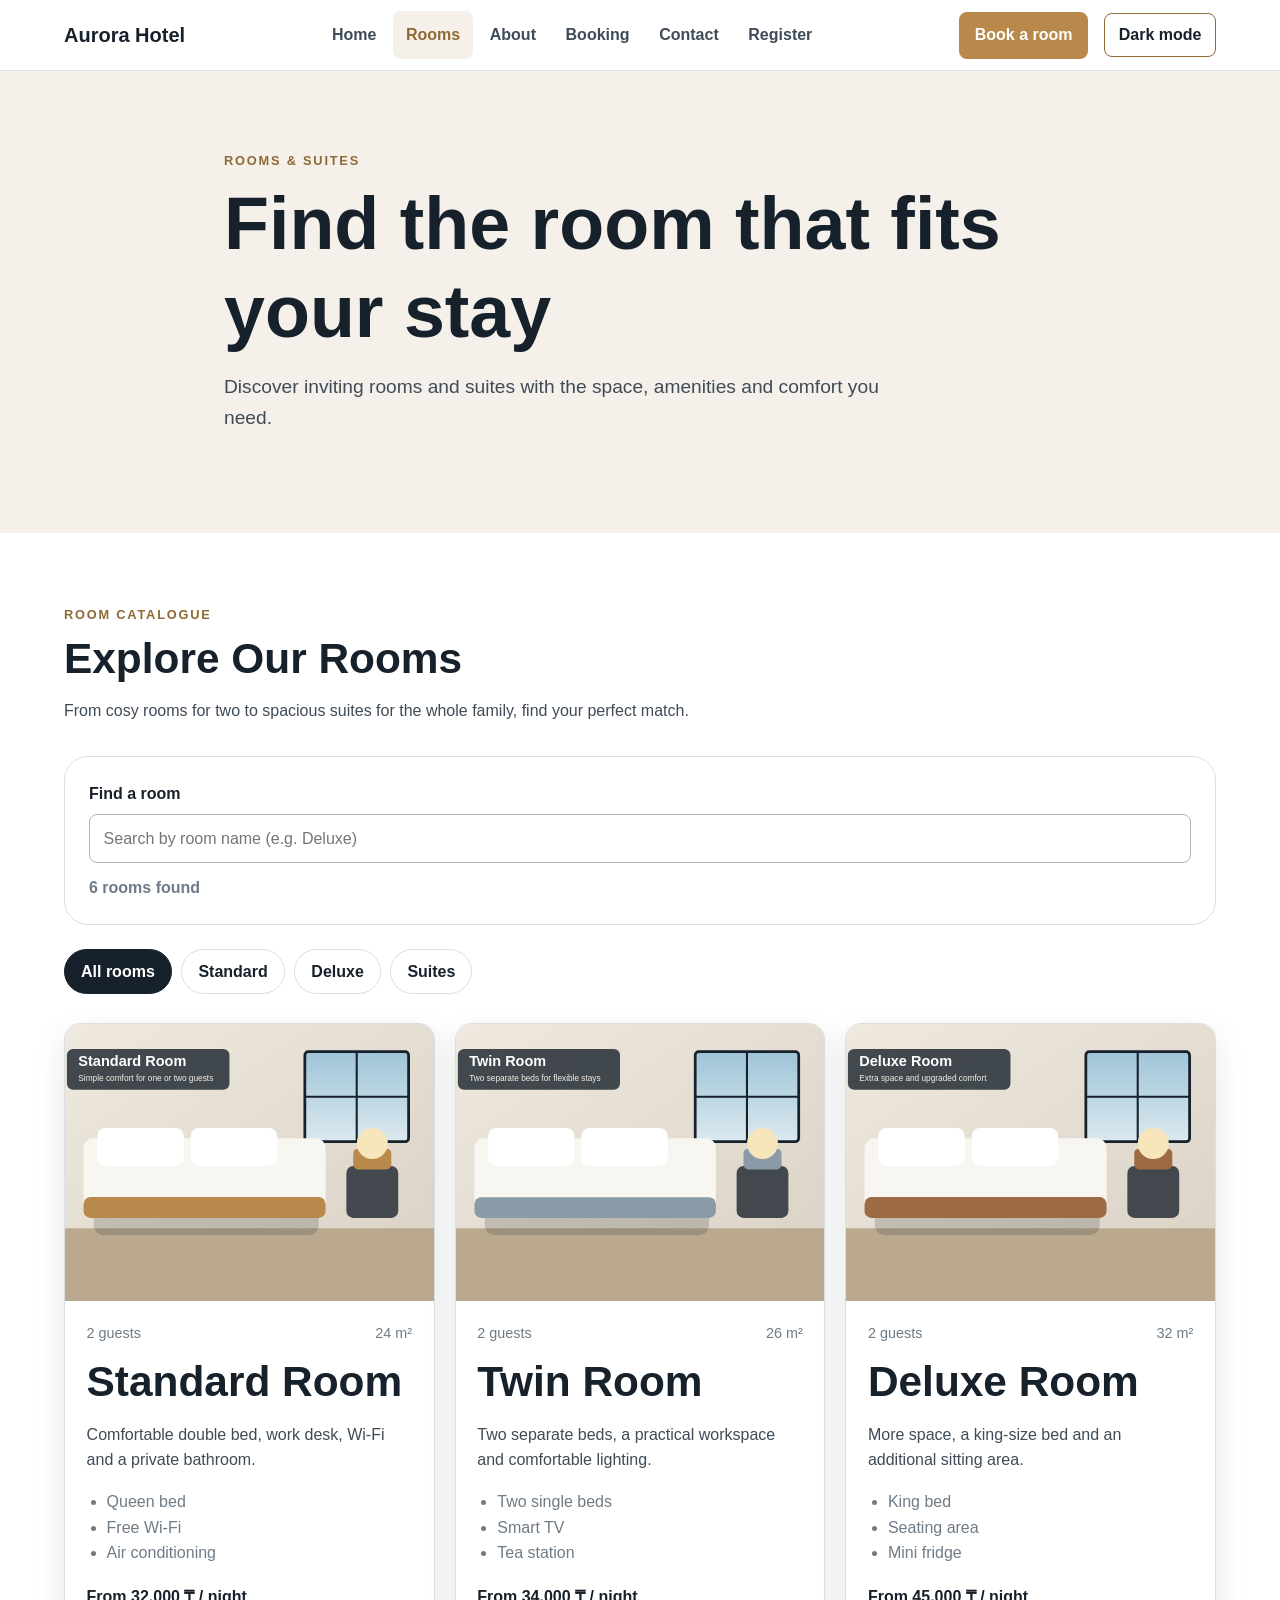
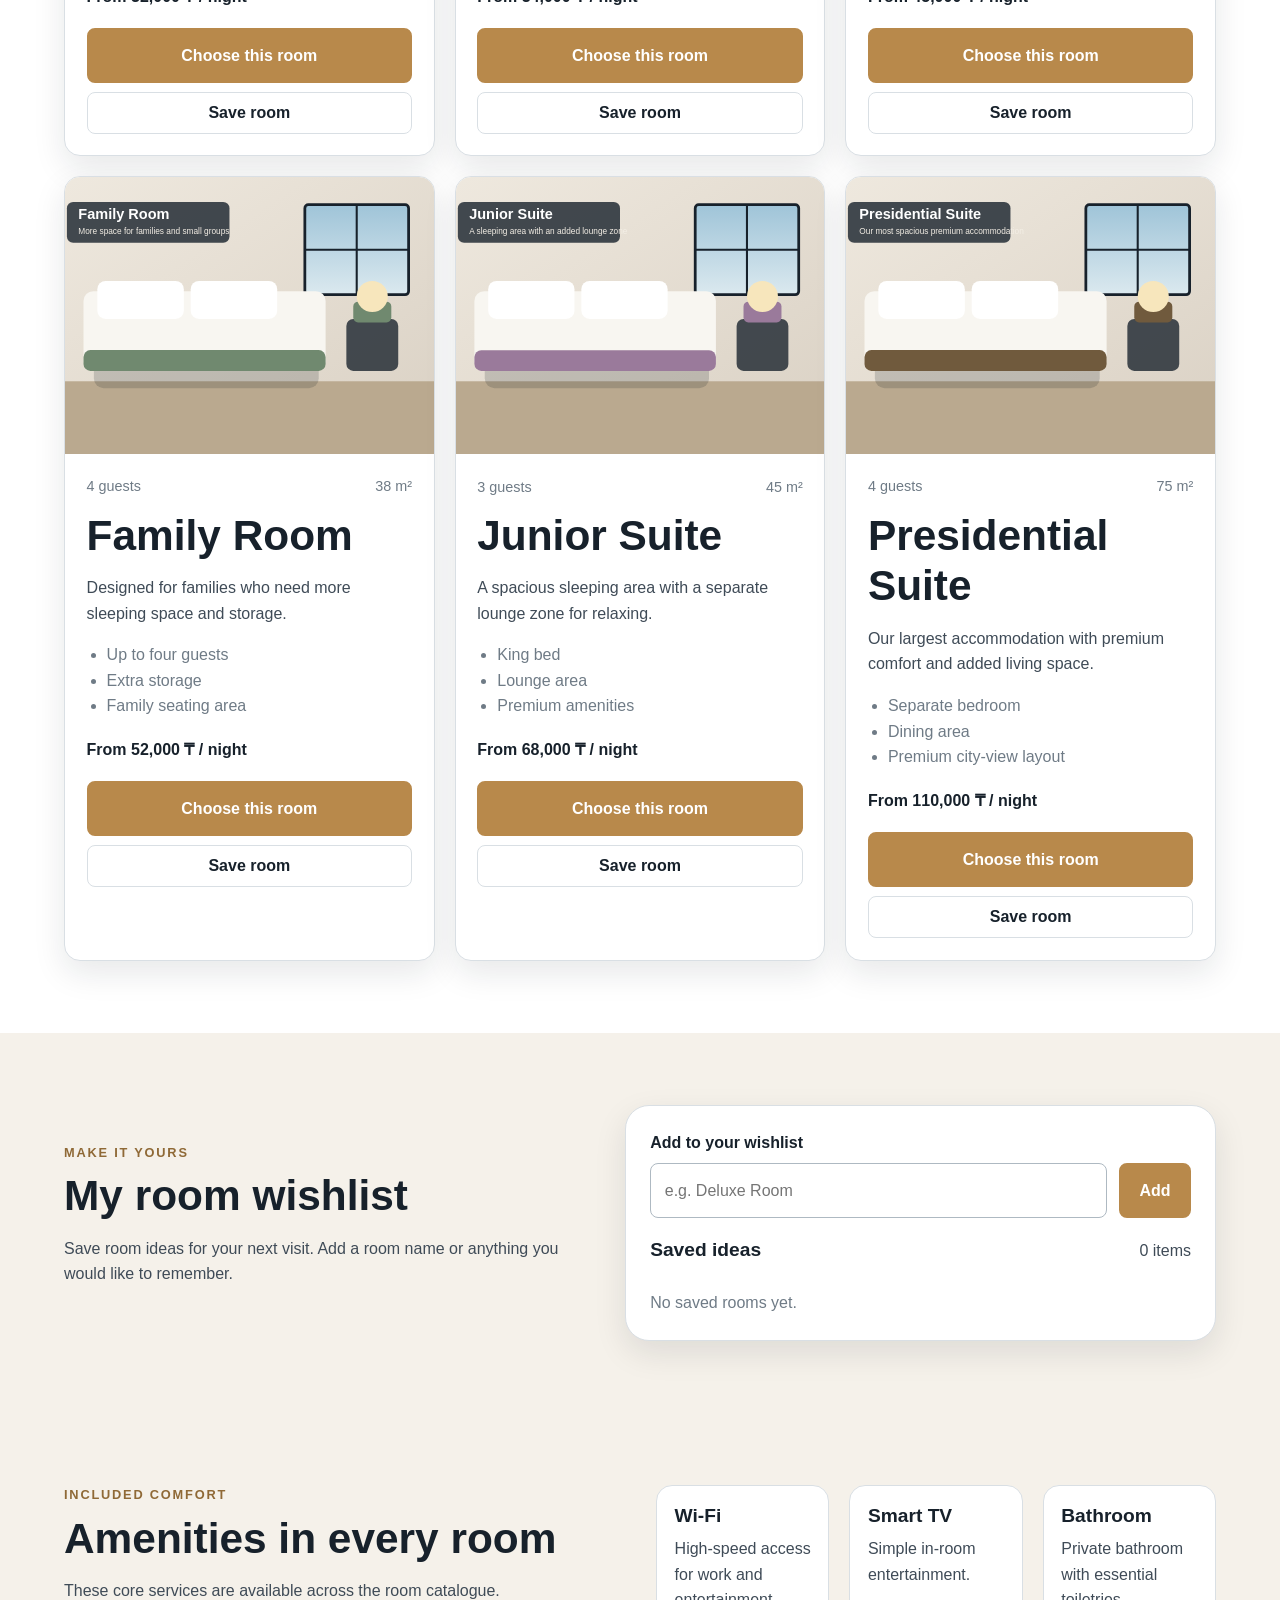
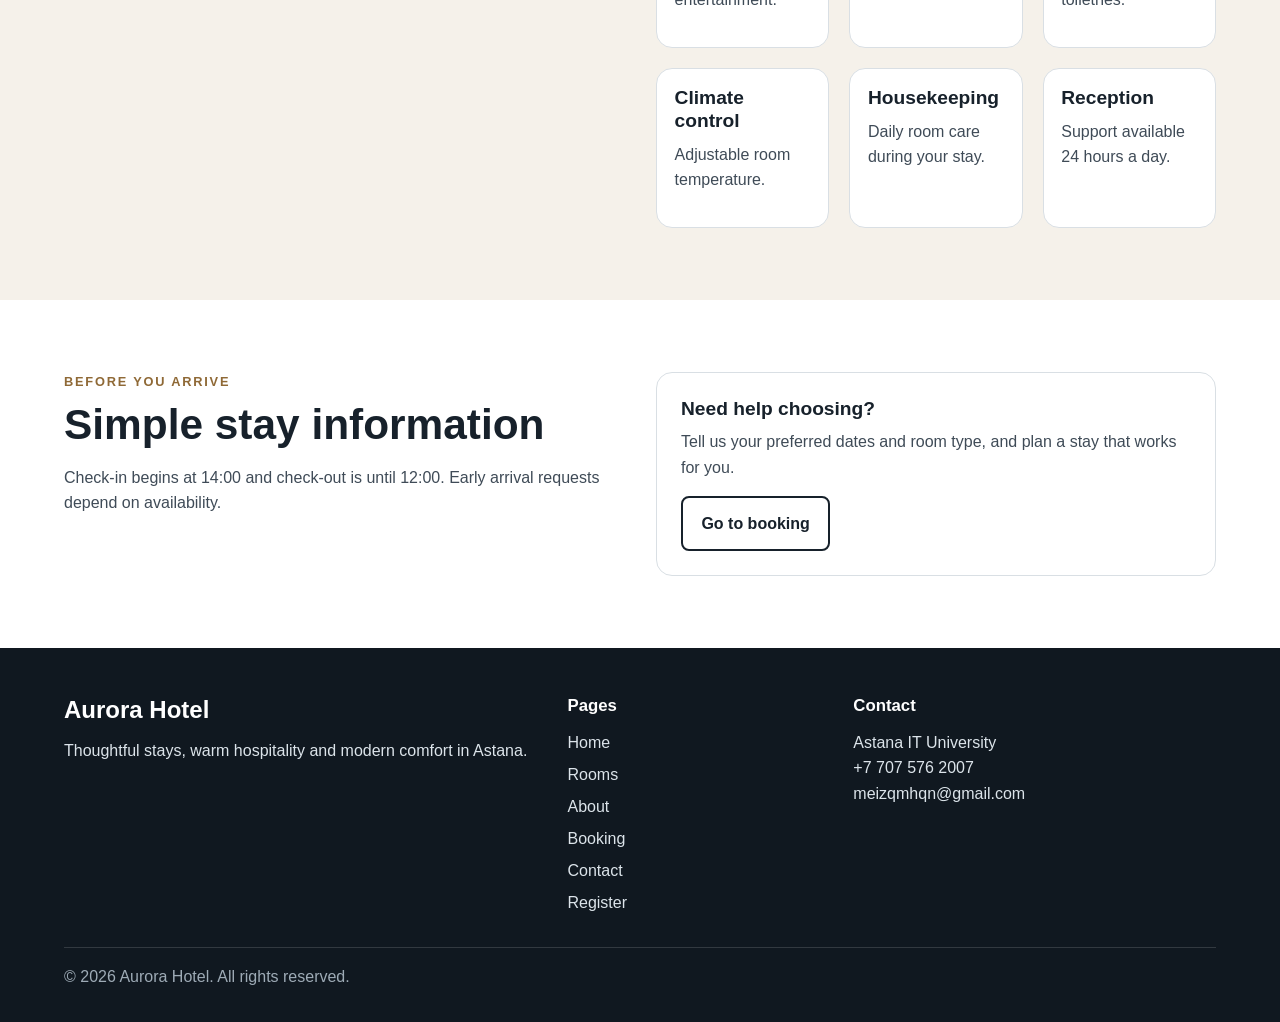
<file: rooms.html>
<!DOCTYPE html>

<html lang="en">
<head>
<meta charset="utf-8"/>
<meta content="width=device-width, initial-scale=1.0" name="viewport"/>
<meta content="Discover rooms and suites at Aurora Hotel, from relaxing city rooms to spacious suites." name="description"/>
<title>Aurora Hotel | Rooms &amp; Suites</title>
<link href="css/style.css" rel="stylesheet"/>
<link href="css/responsive.css" rel="stylesheet"/>

<link rel="stylesheet" href="css/interactions.css">
<script src="vendor/jquery/jquery.min.js" defer></script>
<script src="js/script.js" defer></script>
</head>
<body>
<a class="skip-link" href="#main-content">Skip to main content</a>
<header class="site-header">
<div class="container nav-wrapper">
<a aria-label="Aurora Hotel home" class="logo" href="index.html">Aurora Hotel</a>
<button class="menu-toggle" id="menuToggle" type="button" aria-controls="primaryNav" aria-expanded="false">Menu</button>
<nav aria-label="Main navigation" class="main-nav" id="primaryNav">
<ul class="nav-list">
<li><a class="nav-link" href="index.html">Home</a></li><li><a aria-current="page" class="nav-link" href="rooms.html">Rooms</a></li><li><a class="nav-link" href="about.html">About</a></li><li><a class="nav-link" href="booking.html">Booking</a></li>
<li><a class="nav-link" href="contact.html">Contact</a></li><li><a class="nav-link" href="register.html">Register</a></li></ul>
</nav>
<a class="button button-small header-cta" href="booking.html">Book a room</a>
<button id="themeBtn" class="theme-switch" type="button" aria-pressed="false">Dark mode</button>
</div>
</header>
<main id="main-content">
<section class="page-hero">
<div class="container page-hero-inner">
<p class="eyebrow">Rooms &amp; Suites</p>
<h1>Find the room that fits your stay</h1>
<p class="lead">
                Discover inviting rooms and suites with the space, amenities and comfort you need.
            </p>
</div>
</section>
<section aria-labelledby="room-catalogue" class="section">
<div class="container">
<div class="section-heading">
<p class="eyebrow">Room catalogue</p>
<h2 id="room-catalogue">Explore Our Rooms</h2>
<p>From cosy rooms for two to spacious suites for the whole family, find your perfect match.</p>
</div>
<div class="room-search interaction-panel">
  <label class="interaction-label" for="roomSearch">Find a room</label>
  <input id="roomSearch" type="search" placeholder="Search by room name (e.g. Deluxe)" autocomplete="off">
  <div class="search-feedback" role="status" aria-live="polite">
    <span id="roomCount">6 rooms found</span>
    <span id="noResults" hidden>No results found</span>
  </div>
</div>
<div class="room-filters" role="group" aria-label="Room categories">
<button class="filter-btn is-active" type="button" data-category="all" aria-pressed="true">All rooms</button>
<button class="filter-btn" type="button" data-category="standard" aria-pressed="false">Standard</button>
<button class="filter-btn" type="button" data-category="deluxe" aria-pressed="false">Deluxe</button>
<button class="filter-btn" type="button" data-category="suite" aria-pressed="false">Suites</button>
</div>
<div class="rooms-grid">
<article class="room-card" data-category="standard" id="standard-room">
<img alt="Illustration of a standard hotel room with a double bed" class="card-image" height="800" src="images/standard-room.svg" width="1200"/>
<div class="card-body">
<div class="room-meta"><span>2 guests</span><span>24 m²</span></div>
<h2 class="room-title">Standard Room</h2>
<p>Comfortable double bed, work desk, Wi-Fi and a private bathroom.</p>
<ul class="mini-list">
<li>Queen bed</li>
<li>Free Wi-Fi</li>
<li>Air conditioning</li>
</ul>
<p class="price">From 32,000 ₸ / night</p>
<div class="room-actions"><a class="button button-full choose-room" href="booking.html">Choose this room</a><button class="save-room" type="button">Save room</button></div>
</div>
</article>
<article class="room-card" data-category="standard" id="twin-room">
<img alt="Illustration of a twin hotel room with two separate beds" class="card-image" height="800" src="images/twin-room.svg" width="1200"/>
<div class="card-body">
<div class="room-meta"><span>2 guests</span><span>26 m²</span></div>
<h2 class="room-title">Twin Room</h2>
<p>Two separate beds, a practical workspace and comfortable lighting.</p>
<ul class="mini-list">
<li>Two single beds</li>
<li>Smart TV</li>
<li>Tea station</li>
</ul>
<p class="price">From 34,000 ₸ / night</p>
<div class="room-actions"><a class="button button-full choose-room" href="booking.html">Choose this room</a><button class="save-room" type="button">Save room</button></div>
</div>
</article>
<article class="room-card" data-category="deluxe" id="deluxe-room">
<img alt="Illustration of a deluxe hotel room with extra seating" class="card-image" height="800" src="images/deluxe-room.svg" width="1200"/>
<div class="card-body">
<div class="room-meta"><span>2 guests</span><span>32 m²</span></div>
<h2 class="room-title">Deluxe Room</h2>
<p>More space, a king-size bed and an additional sitting area.</p>
<ul class="mini-list">
<li>King bed</li>
<li>Seating area</li>
<li>Mini fridge</li>
</ul>
<p class="price">From 45,000 ₸ / night</p>
<div class="room-actions"><a class="button button-full choose-room" href="booking.html">Choose this room</a><button class="save-room" type="button">Save room</button></div>
</div>
</article>
<article class="room-card" data-category="deluxe" id="family-room">
<img alt="Illustration of a family hotel room with additional space" class="card-image" height="800" src="images/family-room.svg" width="1200"/>
<div class="card-body">
<div class="room-meta"><span>4 guests</span><span>38 m²</span></div>
<h2 class="room-title">Family Room</h2>
<p>Designed for families who need more sleeping space and storage.</p>
<ul class="mini-list">
<li>Up to four guests</li>
<li>Extra storage</li>
<li>Family seating area</li>
</ul>
<p class="price">From 52,000 ₸ / night</p>
<div class="room-actions"><a class="button button-full choose-room" href="booking.html">Choose this room</a><button class="save-room" type="button">Save room</button></div>
</div>
</article>
<article class="room-card" data-category="suite" id="junior-suite">
<img alt="Illustration of a junior suite with a lounge zone" class="card-image" height="800" src="images/junior-suite.svg" width="1200"/>
<div class="card-body">
<div class="room-meta"><span>3 guests</span><span>45 m²</span></div>
<h2 class="room-title">Junior Suite</h2>
<p>A spacious sleeping area with a separate lounge zone for relaxing.</p>
<ul class="mini-list">
<li>King bed</li>
<li>Lounge area</li>
<li>Premium amenities</li>
</ul>
<p class="price">From 68,000 ₸ / night</p>
<div class="room-actions"><a class="button button-full choose-room" href="booking.html">Choose this room</a><button class="save-room" type="button">Save room</button></div>
</div>
</article>
<article class="room-card" data-category="suite" id="presidential-suite">
<img alt="Illustration of a large presidential hotel suite" class="card-image" height="800" src="images/presidential-suite.svg" width="1200"/>
<div class="card-body">
<div class="room-meta"><span>4 guests</span><span>75 m²</span></div>
<h2 class="room-title">Presidential Suite</h2>
<p>Our largest accommodation with premium comfort and added living space.</p>
<ul class="mini-list">
<li>Separate bedroom</li>
<li>Dining area</li>
<li>Premium city-view layout</li>
</ul>
<p class="price">From 110,000 ₸ / night</p>
<div class="room-actions"><a class="button button-full choose-room" href="booking.html">Choose this room</a><button class="save-room" type="button">Save room</button></div>
</div>
</article>
</div>
</div>
</section>
<section class="section section-alt" aria-labelledby="favourites-heading">
  <div class="container favourites-layout">
    <div>
      <p class="eyebrow">Make it yours</p>
      <h2 id="favourites-heading">My room wishlist</h2>
      <p>Save room ideas for your next visit. Add a room name or anything you would like to remember.</p>
    </div>
    <div class="interaction-panel">
      <form id="favouritesForm" novalidate>
        <label class="interaction-label" for="favouriteInput">Add to your wishlist</label>
        <div class="interaction-inline">
          <input id="favouriteInput" type="text" placeholder="e.g. Deluxe Room" autocomplete="off">
          <button class="button" type="submit">Add</button>
        </div>
        <p id="favouritesError" class="input-help" role="alert" hidden></p>
      </form>
      <div class="wishlist-header"><h3>Saved ideas</h3><span id="favouritesCount" role="status" aria-live="polite">0 items</span></div>
      <ul id="favouritesList" class="favourites-list"></ul>
      <p id="favouritesEmpty" class="wishlist-empty">No saved rooms yet.</p>
      <p id="wishlistNotice" class="wishlist-notice" role="status" aria-live="polite" hidden></p>
    </div>
  </div>
</section>

<section aria-labelledby="room-amenities" class="section section-alt">
<div class="container amenities-layout">
<div>
<p class="eyebrow">Included comfort</p>
<h2 id="room-amenities">Amenities in every room</h2>
<p>These core services are available across the room catalogue.</p>
</div>
<div class="amenities-grid">
<article class="amenity"><h3>Wi-Fi</h3><p>High-speed access for work and entertainment.</p></article>
<article class="amenity"><h3>Smart TV</h3><p>Simple in-room entertainment.</p></article>
<article class="amenity"><h3>Bathroom</h3><p>Private bathroom with essential toiletries.</p></article>
<article class="amenity"><h3>Climate control</h3><p>Adjustable room temperature.</p></article>
<article class="amenity"><h3>Housekeeping</h3><p>Daily room care during your stay.</p></article>
<article class="amenity"><h3>Reception</h3><p>Support available 24 hours a day.</p></article>
</div>
</div>
</section>
<section aria-labelledby="room-policies" class="section">
<div class="container split-layout">
<div>
<p class="eyebrow">Before you arrive</p>
<h2 id="room-policies">Simple stay information</h2>
<p>Check-in begins at 14:00 and check-out is until 12:00. Early arrival requests depend on availability.</p>
</div>
<aside class="info-card">
<h3>Need help choosing?</h3>
<p>Tell us your preferred dates and room type, and plan a stay that works for you.</p>
<a class="button button-outline" href="booking.html">Go to booking</a>
</aside>
</div>
</section>
</main>
<footer class="site-footer">
<div class="container footer-grid">
<section aria-labelledby="footer-brand" class="footer-about">
<h2 class="footer-logo" id="footer-brand">Aurora Hotel</h2>
<p>Thoughtful stays, warm hospitality and modern comfort in Astana.</p>
</section>
<nav aria-label="Footer navigation" class="footer-nav">
<h2 class="footer-heading">Pages</h2>
<ul class="footer-links">
<li><a href="index.html">Home</a></li>
<li><a href="rooms.html">Rooms</a></li>
<li><a href="about.html">About</a></li>
<li><a href="booking.html">Booking</a></li>
<li><a href="contact.html">Contact</a></li><li><a href="register.html">Register</a></li></ul>
</nav>
<section aria-labelledby="footer-contact">
<h2 class="footer-heading" id="footer-contact">Contact</h2>
<address>
                Astana IT University<br/>
<a href="tel:+77075762007">+7 707 576 2007</a><br/>
<a href="mailto:meizqmhqn@gmail.com">meizqmhqn@gmail.com</a>
</address>
</section>
</div>
<div class="container footer-bottom">
<p>© 2026 Aurora Hotel. All rights reserved.</p>
</div>
</footer>
</body>
</html>
</file>
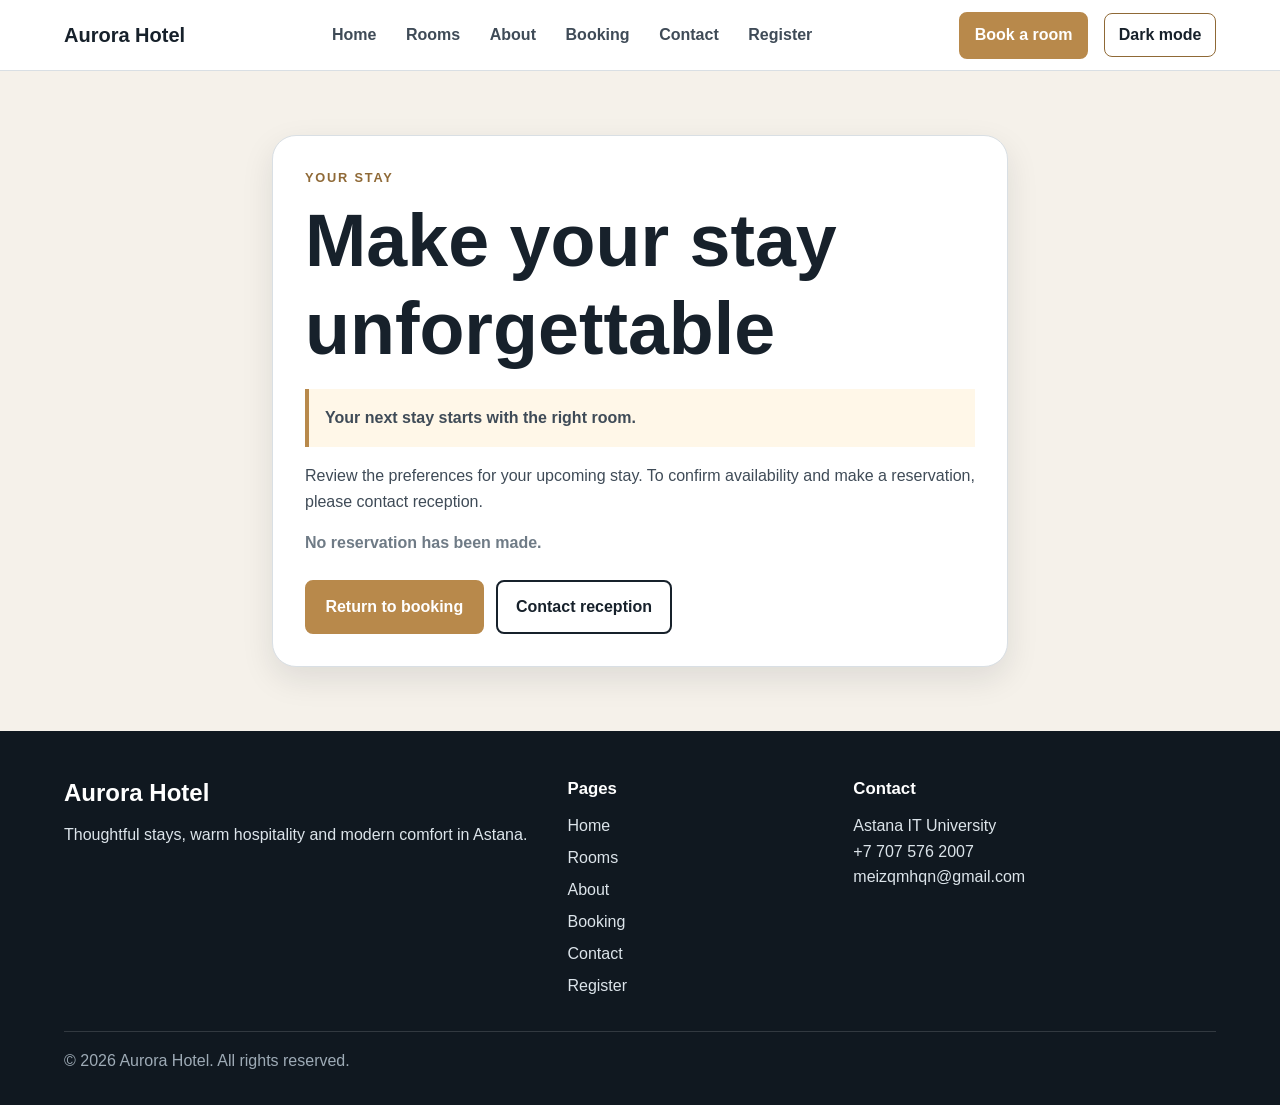
<file: stay-review.html>
<!DOCTYPE html>

<html lang="en">
<head>
<meta charset="utf-8"/>
<meta content="width=device-width, initial-scale=1.0" name="viewport"/>
<meta content="Find out how to confirm your preferred stay at Aurora Hotel." name="description"/>
<title>Aurora Hotel | Next Steps</title>
<link href="css/style.css" rel="stylesheet"/>
<link href="css/responsive.css" rel="stylesheet"/>

<link rel="stylesheet" href="css/interactions.css">
<script src="vendor/jquery/jquery.min.js" defer></script>
<script src="js/script.js" defer></script>
</head>
<body>
<a class="skip-link" href="#main-content">Skip to main content</a>
<header class="site-header">
<div class="container nav-wrapper">
<a aria-label="Aurora Hotel home" class="logo" href="index.html">Aurora Hotel</a>
<button class="menu-toggle" id="menuToggle" type="button" aria-controls="primaryNav" aria-expanded="false">Menu</button>
<nav aria-label="Main navigation" class="main-nav" id="primaryNav">
<ul class="nav-list">
<li><a class="nav-link" href="index.html">Home</a></li><li><a class="nav-link" href="rooms.html">Rooms</a></li><li><a class="nav-link" href="about.html">About</a></li><li><a class="nav-link" href="booking.html">Booking</a></li>
<li><a class="nav-link" href="contact.html">Contact</a></li><li><a class="nav-link" href="register.html">Register</a></li></ul>
</nav>
<a class="button button-small header-cta" href="booking.html">Book a room</a>
<button id="themeBtn" class="theme-switch" type="button" aria-pressed="false">Dark mode</button>
</div>
</header>
<main id="main-content">
<section class="result-section">
<div class="container result-card">
<p class="eyebrow">Your stay</p>
<h1>Make your stay unforgettable</h1>
<p class="result-message">
<strong>Your next stay starts with the right room.</strong>
</p>
<p id="stayIntro">Review the preferences for your upcoming stay. To confirm availability and make a reservation, please contact reception.</p>
<dl id="staySummary" class="stay-summary" hidden></dl>
<p id="stayDisclaimer" class="stay-disclaimer">No reservation has been made.</p>
<div class="action-row">
<a class="button" href="booking.html">Return to booking</a>
<a class="button button-outline" href="contact.html">Contact reception</a>
</div>
</div>
</section>
</main>
<footer class="site-footer">
<div class="container footer-grid">
<section aria-labelledby="footer-brand" class="footer-about">
<h2 class="footer-logo" id="footer-brand">Aurora Hotel</h2>
<p>Thoughtful stays, warm hospitality and modern comfort in Astana.</p>
</section>
<nav aria-label="Footer navigation" class="footer-nav">
<h2 class="footer-heading">Pages</h2>
<ul class="footer-links">
<li><a href="index.html">Home</a></li>
<li><a href="rooms.html">Rooms</a></li>
<li><a href="about.html">About</a></li>
<li><a href="booking.html">Booking</a></li>
<li><a href="contact.html">Contact</a></li><li><a href="register.html">Register</a></li></ul>
</nav>
<section aria-labelledby="footer-contact">
<h2 class="footer-heading" id="footer-contact">Contact</h2>
<address>
                Astana IT University<br/>
<a href="tel:+77075762007">+7 707 576 2007</a><br/>
<a href="mailto:meizqmhqn@gmail.com">meizqmhqn@gmail.com</a>
</address>
</section>
</div>
<div class="container footer-bottom">
<p>© 2026 Aurora Hotel. All rights reserved.</p>
</div>
</footer>
</body>
</html>
</file>
<file: css/style.css>
*,
*::before,
*::after {
    box-sizing: border-box;
}

:root {
    --primary: #b8894b;
    --primary-dark: #8f6936;
    --dark: #17212b;
    --text: #3f4b57;
    --muted: #6f7b86;
    --surface: #ffffff;
    --surface-alt: #f5f1ea;
    --border: #d9dfe4;
    --focus: #1769aa;
    --shadow: 0 0.75rem 2rem rgba(23, 33, 43, 0.10);

    --radius-sm: 0.5rem;
    --radius-md: 1rem;
    --radius-lg: 1.5rem;

    --space-1: 0.5rem;
    --space-2: 1rem;
    --space-3: 1.5rem;
    --space-4: 2rem;
    --space-5: 3rem;
    --space-6: 4.5rem;

    --container: 72rem;
}

html {
    scroll-behavior: smooth;
}

body {
    margin: 0;
    font-family: Arial, Helvetica, sans-serif;
    font-size: 1rem;
    line-height: 1.6;
    color: var(--text);
    background: var(--surface);
}

img {
    display: block;
    max-width: 100%;
    height: auto;
}

button,
input,
select,
textarea {
    font: inherit;
}

button {
    cursor: pointer;
}

a {
    color: inherit;
}

p {
    margin-top: 0;
}

ul,
ol {
    padding-left: 1.25rem;
}

h1,
h2,
h3 {
    margin-top: 0;
    color: var(--dark);
    line-height: 1.2;
    overflow-wrap: anywhere;
}

h1 {
    margin-bottom: 1rem;
    font-size: clamp(2.25rem, 8vw, 4.6rem);
}

h2 {
    margin-bottom: 0.85rem;
    font-size: clamp(1.65rem, 5vw, 2.65rem);
}

h3 {
    margin-bottom: 0.6rem;
    font-size: 1.2rem;
}

code {
    padding: 0.1rem 0.3rem;
    border-radius: 0.25rem;
    background: #eceff2;
    color: var(--dark);
}

address {
    font-style: normal;
    overflow-wrap: anywhere;
}

[id] {
    scroll-margin-top: 8rem;
}

.container {
    width: 92%;
    max-width: var(--container);
    margin-inline: auto;
}

.section {
    padding-block: 3.5rem;
}

.section-alt {
    background: var(--surface-alt);
}

.section-heading {
    max-width: 44rem;
    margin-bottom: var(--space-4);
}

.eyebrow {
    margin-bottom: 0.5rem;
    color: var(--primary-dark);
    font-size: 0.8rem;
    font-weight: 800;
    letter-spacing: 0.14em;
    text-transform: uppercase;
}

.eyebrow-light {
    color: #f5dfbd;
}

.lead {
    max-width: 44rem;
    font-size: clamp(1.05rem, 2.5vw, 1.2rem);
}

.skip-link {
    position: absolute;
    top: 0.5rem;
    left: 0.5rem;
    z-index: 100;
    transform: translateY(-180%);
    padding: 0.75rem 1rem;
    border-radius: var(--radius-sm);
    background: var(--dark);
    color: #fff;
    font-weight: 700;
}

.skip-link:focus {
    transform: translateY(0);
}


.button {
    display: inline-flex;
    align-items: center;
    justify-content: center;
    min-height: 2.9rem;
    padding: 0.78rem 1.15rem;
    border: 0.125rem solid var(--primary);
    border-radius: var(--radius-sm);
    background: var(--primary);
    color: #fff;
    font-weight: 800;
    text-align: center;
    text-decoration: none;
    transition: background-color 0.2s ease, border-color 0.2s ease, transform 0.2s ease;
}

.button:hover {
    border-color: var(--primary-dark);
    background: var(--primary-dark);
    transform: translateY(-0.125rem);
}

.button-small {
    min-height: 2.5rem;
    padding: 0.55rem 0.85rem;
}

.button-full {
    width: 100%;
}

.button-ghost {
    border-color: rgba(255, 255, 255, 0.78);
    background: transparent;
    color: #fff;
}

.button-ghost:hover {
    border-color: #fff;
    background: #fff;
    color: var(--dark);
}

.button-outline {
    border-color: var(--dark);
    background: transparent;
    color: var(--dark);
}

.button-outline:hover {
    border-color: var(--dark);
    background: var(--dark);
    color: #fff;
}

.text-link {
    color: var(--primary-dark);
    font-weight: 800;
    text-decoration-thickness: 0.1rem;
    text-underline-offset: 0.2rem;
}

a:focus-visible,
button:focus-visible,
input:focus-visible,
select:focus-visible,
textarea:focus-visible,
summary:focus-visible {
    outline: 0.2rem solid var(--focus);
    outline-offset: 0.2rem;
}


.site-header {
    position: sticky;
    top: 0;
    z-index: 50;
    border-bottom: 0.0625rem solid var(--border);
    background: rgba(255, 255, 255, 0.97);
}

.nav-wrapper {
    display: flex;
    flex-direction: column;
    align-items: stretch;
    gap: 0.75rem;
    padding-block: 0.8rem;
}

.logo {
    align-self: flex-start;
    color: var(--dark);
    font-size: 1.25rem;
    font-weight: 900;
    text-decoration: none;
}

.main-nav {
    min-width: 0;
}

.nav-list {
    display: flex;
    flex-direction: column;
    gap: 0.25rem;
    margin: 0;
    padding: 0;
    list-style: none;
}

.nav-link {
    display: block;
    padding: 0.7rem 0.8rem;
    border-radius: var(--radius-sm);
    color: var(--text);
    font-weight: 700;
    text-decoration: none;
}

.nav-link:hover,
.nav-link[aria-current="page"] {
    background: var(--surface-alt);
    color: var(--primary-dark);
}

.header-cta {
    align-self: stretch;
}


.hero {
    padding-block: 4.5rem;
    background:
        linear-gradient(rgba(17, 29, 40, 0.78), rgba(17, 29, 40, 0.78)),
        url("../images/hotel-exterior.svg") center / cover no-repeat;
    color: #fff;
}

.hero-layout {
    display: flex;
    flex-direction: column;
    gap: 2rem;
}

.hero-layout > * {
    min-width: 0;
}

.hero h1,
.hero h2 {
    color: #fff;
}

.hero-copy {
    max-width: 46rem;
}

.hero-panel {
    padding: 1.5rem;
    border: 0.0625rem solid rgba(255, 255, 255, 0.28);
    border-radius: var(--radius-lg);
    background: rgba(255, 255, 255, 0.11);
}

.check-list {
    margin-bottom: 0;
}

.action-row {
    display: flex;
    flex-direction: column;
    gap: 0.75rem;
    margin-top: 1.5rem;
}

.feature-flex {
    display: flex;
    flex-direction: column;
    gap: 1rem;
}

.feature-card,
.info-card {
    min-width: 0;
    padding: 1.5rem;
    border: 0.0625rem solid var(--border);
    border-radius: var(--radius-md);
    background: var(--surface);
}

.feature-number {
    display: inline-grid;
    place-items: center;
    width: 3rem;
    height: 3rem;
    margin-bottom: 1rem;
    border-radius: 50%;
    background: var(--surface-alt);
    color: var(--primary-dark);
    font-weight: 900;
}


.card-grid,
.rooms-grid,
.amenities-grid,
.values-grid,
.stats-grid,
.faq-grid {
    display: grid;
    grid-template-columns: minmax(0, 1fr);
    gap: 1.25rem;
}

.room-card {
    min-width: 0;
    overflow: hidden;
    border: 0.0625rem solid var(--border);
    border-radius: var(--radius-md);
    background: var(--surface);
    box-shadow: var(--shadow);
}

.card-image {
    width: 100%;
    aspect-ratio: 4 / 3;
    object-fit: cover;
}

.card-body {
    padding: 1.35rem;
}

.card-kicker {
    margin-bottom: 0.35rem;
    color: var(--muted);
    font-size: 0.9rem;
    font-weight: 700;
}

.room-meta {
    display: flex;
    flex-wrap: wrap;
    justify-content: space-between;
    gap: 0.5rem 1rem;
    margin-bottom: 0.75rem;
    color: var(--muted);
    font-size: 0.9rem;
}

.mini-list {
    color: var(--muted);
}

.price {
    margin-block: 1.15rem;
    color: var(--dark);
    font-weight: 900;
}


.split-layout,
.story-layout,
.amenities-layout,
.facilities-layout,
.booking-layout,
.contact-grid {
    display: grid;
    grid-template-columns: minmax(0, 1fr);
    gap: 2rem;
}

.testimonial {
    margin: 0;
    padding: 1.5rem;
    border-left: 0.3rem solid var(--primary);
    border-radius: var(--radius-md);
    background: var(--surface-alt);
    color: var(--dark);
    font-size: 1.08rem;
}

.testimonial footer {
    margin-top: 1rem;
    color: var(--muted);
    font-size: 0.92rem;
}

.cta-section {
    padding-block: 3rem;
    background: var(--dark);
    color: #fff;
}

.cta-section h2 {
    margin-bottom: 0;
    color: #fff;
}

.cta-flex {
    display: flex;
    flex-direction: column;
    gap: 1.25rem;
}


.page-hero {
    padding-block: 3.5rem;
    background: var(--surface-alt);
}

.page-hero-inner {
    max-width: 52rem;
}


.chip-nav {
    display: flex;
    flex-wrap: wrap;
    gap: 0.65rem;
    margin-bottom: 2rem;
}

.chip-nav a {
    padding: 0.55rem 0.85rem;
    border: 0.0625rem solid var(--border);
    border-radius: 999px;
    background: var(--surface);
    color: var(--dark);
    font-weight: 700;
    text-decoration: none;
}

.chip-nav a:hover {
    border-color: var(--primary);
    color: var(--primary-dark);
}

.amenity {
    min-width: 0;
    padding: 1.1rem;
    border: 0.0625rem solid var(--border);
    border-radius: var(--radius-md);
    background: var(--surface);
}


.story-figure,
.facility-feature {
    margin: 0;
}

.story-figure img,
.facility-feature img {
    width: 100%;
    border-radius: var(--radius-lg);
}

.story-figure figcaption {
    margin-top: 0.75rem;
    color: var(--muted);
    font-size: 0.9rem;
}

.value-card,
.facility-card {
    min-width: 0;
    padding: 1.4rem;
    border: 0.0625rem solid var(--border);
    border-radius: var(--radius-md);
    background: var(--surface);
}

.stat {
    min-width: 0;
    padding: 1.25rem;
    border-left: 0.3rem solid var(--primary);
    background: var(--surface-alt);
}

.stat strong,
.stat span {
    display: block;
}

.stat strong {
    margin-bottom: 0.3rem;
    color: var(--dark);
    font-size: 1.9rem;
}

.facility-feature {
    overflow: hidden;
    border-radius: var(--radius-lg);
    background: var(--dark);
    color: #fff;
}

.facility-feature img {
    border-radius: 0;
}

.facility-feature figcaption {
    padding: 1.4rem;
}

.facility-feature h2 {
    color: #fff;
}

.facility-stack {
    display: grid;
    gap: 1rem;
}

.timeline-list {
    display: grid;
    gap: 1rem;
    margin: 0;
    padding-left: 1.4rem;
}

.timeline-list li {
    padding-left: 0.35rem;
}


.form-panel,
.booking-info,
.contact-card {
    min-width: 0;
    padding: 1.35rem;
    border: 0.0625rem solid var(--border);
    border-radius: var(--radius-lg);
    background: var(--surface);
}

.booking-info {
    background: var(--surface-alt);
}

.booking-guidance {
    padding: 1rem;
    border-left: 0.3rem solid var(--primary);
    border-radius: var(--radius-sm);
    background: #fff7e8;
    color: #4b3b25;
}

.form-grid {
    display: grid;
    grid-template-columns: minmax(0, 1fr);
    gap: 1rem;
}

.form-group {
    min-width: 0;
    margin-bottom: 1rem;
}

.form-group label {
    display: block;
    margin-bottom: 0.4rem;
    color: var(--dark);
    font-weight: 800;
}

.form-group input,
.form-group select,
.form-group textarea {
    width: 100%;
    max-width: 100%;
    min-height: 2.9rem;
    padding: 0.75rem 0.85rem;
    border: 0.0625rem solid #aeb9c2;
    border-radius: var(--radius-sm);
    background: #fff;
    color: var(--dark);
}

.form-group textarea {
    min-height: 7rem;
    resize: vertical;
}

.form-actions {
    display: flex;
    flex-direction: column;
    gap: 0.75rem;
}

.info-block + .info-block {
    margin-top: 1.25rem;
    padding-top: 1.25rem;
    border-top: 0.0625rem solid var(--border);
}

.contact-card a {
    overflow-wrap: anywhere;
}

details {
    min-width: 0;
    padding: 1.1rem 1.2rem;
    border: 0.0625rem solid var(--border);
    border-radius: var(--radius-sm);
    background: var(--surface);
}

summary {
    color: var(--dark);
    font-weight: 800;
    cursor: pointer;
}

details p {
    margin: 0.9rem 0 0;
}


.result-section {
    padding-block: 4rem;
    background: var(--surface-alt);
}

.result-card {
    max-width: 46rem;
    padding: 1.5rem;
    border: 0.0625rem solid var(--border);
    border-radius: var(--radius-lg);
    background: #fff;
    box-shadow: var(--shadow);
}

.result-message {
    padding: 1rem;
    border-left: 0.3rem solid var(--primary);
    background: #fff7e8;
}


.site-footer {
    padding-top: 3rem;
    background: #101820;
    color: #dce4ea;
}

.footer-grid {
    display: grid;
    grid-template-columns: minmax(0, 1fr);
    gap: 2rem;
}

.footer-logo,
.footer-heading {
    color: #fff;
}

.footer-logo {
    font-size: 1.5rem;
}

.footer-heading {
    font-size: 1.05rem;
}

.footer-nav {
    display: block;
}

.footer-links {
    margin: 0;
    padding: 0;
    list-style: none;
}

.footer-links li + li {
    margin-top: 0.4rem;
}

.footer-links a,
.site-footer address a {
    color: #dce4ea;
    text-decoration: none;
}

.footer-links a:hover,
.site-footer address a:hover {
    color: #f0c88c;
    text-decoration: underline;
}

.footer-bottom {
    margin-top: 2rem;
    padding-block: 1rem;
    border-top: 0.0625rem solid rgba(255, 255, 255, 0.14);
    color: #9eabb6;
}
</file>
<file: css/responsive.css>
@media (min-width: 48rem) {
    .section {
        padding-block: 4.5rem;
    }

    
    .nav-wrapper {
        flex-direction: row;
        align-items: center;
        justify-content: space-between;
        gap: 1rem;
        padding-block: 0.7rem;
    }

    .logo {
        align-self: auto;
        flex: 0 0 auto;
    }

    .main-nav {
        flex: 1 1 auto;
    }

    .nav-list {
        flex-direction: row;
        flex-wrap: wrap;
        justify-content: center;
        gap: 0.25rem;
    }

    .header-cta {
        align-self: auto;
        flex: 0 0 auto;
    }

    
    .hero-layout {
        flex-direction: row;
        align-items: center;
    }

    .hero-copy {
        flex: 1 1 60%;
    }

    .hero-panel {
        flex: 1 1 40%;
    }

    .action-row,
    .form-actions {
        flex-direction: row;
        flex-wrap: wrap;
        align-items: center;
    }

    .feature-flex {
        flex-direction: row;
        flex-wrap: wrap;
    }

    .feature-card {
        flex: 1 1 calc(50% - 0.5rem);
    }

    
    .card-grid,
    .rooms-grid,
    .amenities-grid,
    .values-grid,
    .faq-grid {
        grid-template-columns: repeat(2, minmax(0, 1fr));
    }

    .stats-grid {
        grid-template-columns: repeat(2, minmax(0, 1fr));
    }

    .split-layout,
    .story-layout,
    .amenities-layout,
    .contact-grid {
        grid-template-columns: repeat(2, minmax(0, 1fr));
        align-items: start;
    }

    .story-layout {
        align-items: center;
    }

    .facilities-layout {
        grid-template-columns: 1.2fr 0.8fr;
        align-items: stretch;
    }

    .booking-layout {
        grid-template-columns: minmax(0, 1.35fr) minmax(16rem, 0.65fr);
        align-items: start;
    }

    .form-grid {
        grid-template-columns: repeat(2, minmax(0, 1fr));
    }

    .cta-flex {
        flex-direction: row;
        align-items: center;
        justify-content: space-between;
    }

    .footer-grid {
        grid-template-columns: 1.3fr 0.7fr 1fr;
    }

    .result-card {
        padding: 2rem;
    }
}


@media (min-width: 64rem) {
    .hero {
        padding-block: 6rem;
    }

    .page-hero {
        padding-block: 5rem;
    }

    .feature-card {
        flex: 1 1 0;
    }

    
    .rooms-grid,
    .card-grid-three,
    .amenities-grid {
        grid-template-columns: repeat(3, minmax(0, 1fr));
    }

    .values-grid,
    .stats-grid {
        grid-template-columns: repeat(4, minmax(0, 1fr));
    }

    .booking-info {
        position: sticky;
        top: 6.5rem;
    }

    .facility-stack {
        align-content: stretch;
    }

    .facility-card {
        display: grid;
        align-content: center;
    }
}


@media (min-width: 90rem) {
    .section {
        padding-block: 5rem;
    }

    .hero-copy {
        flex-basis: 64%;
    }

    .hero-panel {
        flex-basis: 36%;
    }
}
</file>
<file: css/interactions.css>
[hidden] { display: none !important; }


.theme-switch {
  min-height: 2.5rem;
  padding: .5rem .85rem;
  border: 1px solid var(--primary-dark);
  border-radius: var(--radius-sm);
  background: var(--surface);
  color: var(--dark);
  font-weight: 700;
}
.theme-switch:hover { background: var(--surface-alt); }
.theme-switch:focus-visible { outline: .2rem solid var(--focus); outline-offset: .2rem; }


.welcome-layout, .favourites-layout { display: grid; gap: 1.5rem; align-items: center; }
.interaction-panel {
  padding: 1.5rem;
  border: 1px solid var(--border);
  border-radius: var(--radius-lg);
  background: var(--surface);
  box-shadow: var(--shadow);
}
.interaction-label { display: block; margin-bottom: .5rem; color: var(--dark); font-weight: 800; }
.interaction-inline { display: flex; flex-wrap: wrap; gap: .75rem; }
.interaction-inline input { flex: 1 1 13rem; min-width: 0; }
.interaction-panel input {
  max-width: 100%;
  min-height: 2.9rem;
  padding: .65rem .85rem;
  border: 1px solid #aeb9c2;
  border-radius: var(--radius-sm);
  background: var(--surface);
  color: var(--dark);
}
.interaction-panel input:focus-visible { outline: .2rem solid var(--focus); outline-offset: .1rem; }
.interaction-message, .search-feedback, .input-help { margin: .75rem 0 0; color: var(--muted); }
.room-search { margin: 0 0 1.5rem; box-shadow: none; }
.room-search input { width: 100%; }
.search-feedback { display: flex; flex-wrap: wrap; gap: 1rem; font-weight: 700; }
#noResults { color: #b04432; }
.wishlist-header { display: flex; justify-content: space-between; align-items: baseline; gap: 1rem; margin-top: 1.25rem; }
.wishlist-header h3 { margin: 0; }
.favourites-list { display: grid; gap: .6rem; padding: 0; margin: 1rem 0 0; list-style: none; }
.favourites-list li { display: flex; justify-content: space-between; align-items: center; gap: .5rem; padding: .65rem .85rem; border: 1px solid var(--border); border-radius: var(--radius-sm); overflow-wrap: anywhere; }
.remove-btn { flex: 0 0 auto; padding: .35rem .6rem; border: 1px solid var(--border); border-radius: var(--radius-sm); background: var(--surface-alt); color: var(--dark); }
.remove-btn:hover { border-color: var(--primary); }


.faq-item { min-width: 0; border: 1px solid var(--border); border-radius: var(--radius-sm); background: var(--surface); }
.faq-question { width: 100%; display: flex; align-items: center; justify-content: space-between; gap: .75rem; border: 0; border-radius: inherit; padding: 1.1rem 1.2rem; background: transparent; color: var(--dark); font-weight: 800; text-align: left; }
.faq-question:hover { color: var(--primary-dark); }
.faq-answer { padding: 0 1.2rem 1.2rem; margin: 0; color: var(--text); }
.faq-chevron { font-size: 1.4rem; line-height: 1; }


body.dark-theme {
  --dark: #eaf0f7;
  --text: #d5deea;
  --muted: #b3c0ce;
  --surface: #1b2633;
  --surface-alt: #283747;
  --border: #495b6e;
  --primary-dark: #dfb47a;
  --shadow: 0 .75rem 2rem rgba(0,0,0,.25);
  color: var(--text);
  background: var(--surface);
}
body.dark-theme .site-header { background: #1b2633; }
body.dark-theme .nav-link:hover, body.dark-theme .nav-link[aria-current="page"] { color: var(--primary-dark); }
body.dark-theme .hero { background: linear-gradient(rgba(8,17,25,.85),rgba(8,17,25,.85)),url("../images/hotel-exterior.svg") center/cover no-repeat; }
body.dark-theme .hero h1, body.dark-theme .hero h2 { color: #fff; }
body.dark-theme .hero-panel, body.dark-theme .hero-panel * { color: #fff; }
body.dark-theme .site-footer { background: #101820; }
body.dark-theme .site-footer a, body.dark-theme .site-footer, body.dark-theme .site-footer h2, body.dark-theme .site-footer h3 { color: #ecf2f6; }
body.dark-theme .cta-section, body.dark-theme .facility-feature { background: #101820; color: #fff; }
body.dark-theme .cta-section h2, body.dark-theme .facility-feature h2 { color: #fff; }
body.dark-theme .result-card, body.dark-theme .form-shell { background: var(--surface); color: var(--text); }
body.dark-theme .booking-guidance, body.dark-theme .result-message { background: #39402d; color: #f1e5c9; }
body.dark-theme .form-group input, body.dark-theme .form-group textarea, body.dark-theme .form-group select,
body.dark-theme .form-shell .form-control, body.dark-theme .form-shell .form-select {
  background: #243344; color: #f1f5fa; border-color: #607287;
}
body.dark-theme .form-shell .form-control::placeholder, body.dark-theme .form-group input::placeholder { color: #bbc6d1; }
body.dark-theme .form-shell .form-check-label, body.dark-theme .form-shell .form-text { color: var(--text); }
body.dark-theme .form-shell .form-fieldset { border-color: var(--border); }
body.dark-theme .btn-aurora-outline { border-color: var(--primary-dark); color: var(--dark); }
body.dark-theme .btn-aurora-outline:hover { background: #34495e; color: #fff; }
body.dark-theme .button-outline { border-color: var(--primary-dark); color: var(--dark); }
body.dark-theme .button-outline:hover { background: #34495e; color: #fff; }
body.dark-theme .testimonial { color: var(--text); }
body.dark-theme code { background: #34495e; color: var(--dark); }
body.dark-theme #noResults { color: #ffab99; }
@media (min-width: 48rem) { .welcome-layout, .favourites-layout { grid-template-columns: minmax(0, 1fr) minmax(0, 1.1fr); } }


@media (max-width: 47.99rem) { .site-header { position: static; } }

.room-filters {
  display: flex;
  flex-wrap: wrap;
  gap: .6rem;
  margin: 0 0 1.8rem;
}
.filter-btn {
  padding: .55rem 1rem;
  border: 1px solid var(--border);
  border-radius: 999px;
  background: var(--surface);
  color: var(--dark);
  font-weight: 700;
}
.filter-btn:hover, .filter-btn:focus-visible {
  border-color: var(--primary-dark);
}
.filter-btn.is-active {
  background: var(--dark);
  color: var(--surface);
  border-color: var(--dark);
}
.room-actions {
  display: grid;
  gap: .6rem;
}
.save-room {
  width: 100%;
  min-height: 2.6rem;
  border: 1px solid var(--border);
  border-radius: var(--radius-sm);
  background: var(--surface);
  color: var(--dark);
  font-weight: 700;
}
.save-room:hover, .save-room.is-saved {
  border-color: var(--primary-dark);
  background: var(--surface-alt);
}
.wishlist-empty {
  margin: .7rem 0 0;
  color: var(--muted);
}
.wishlist-notice {
  margin: 1rem 0 0;
  color: var(--text);
  font-weight: 700;
}
.input-error {
  border-color: #bd403c !important;
  outline-color: #bd403c !important;
}
.field-error, .booking-feedback {
  display: block;
  color: #ac3434;
  font-weight: 700;
  font-size: .9rem;
}
.field-error { margin-top: .3rem; }
.booking-feedback { margin-top: 1rem; }
.stay-summary {
  margin: 1.8rem 0;
  border: 1px solid var(--border);
  border-radius: var(--radius-md);
  overflow: hidden;
}
.stay-summary-row {
  display: grid;
  grid-template-columns: minmax(6rem, 1fr) minmax(0, 2fr);
  gap: 1rem;
  padding: .8rem 1rem;
  border-bottom: 1px solid var(--border);
}
.stay-summary-row:last-child { border-bottom: none; }
.stay-summary-row dt { font-weight: 800; color: var(--dark); }
.stay-summary-row dd { margin: 0; overflow-wrap: anywhere; }
.stay-disclaimer { color: var(--muted); font-weight: 700; }
.menu-toggle { display: none; }
@media (max-width: 47.99rem) {
  .nav-wrapper {
    display: grid;
    grid-template-columns: minmax(0, 1fr) auto;
    align-items: center;
    gap: .65rem;
  }
  .logo { align-self: center; }
  .menu-toggle {
    display: inline-flex;
    min-height: 2.55rem;
    align-items: center;
    justify-content: center;
    padding: .4rem .9rem;
    border: 1px solid var(--border);
    border-radius: var(--radius-sm);
    background: var(--surface);
    color: var(--dark);
    font-weight: 800;
  }
  .main-nav {
    display: none;
    grid-column: 1 / -1;
    width: 100%;
  }
  .main-nav.is-open { display: block; }
  .main-nav .nav-list { gap: .1rem; }
  .main-nav .nav-link { padding: .45rem .75rem; }
  .header-cta { align-self: stretch; }
  .theme-switch { justify-self: stretch; }
  .room-search { padding: 1rem; }
  .stay-summary-row { grid-template-columns: 1fr; gap: .15rem; }
}
@media (min-width: 48rem) and (max-width: 74rem) {
  .nav-wrapper { flex-wrap: wrap; }
  .main-nav { order: 3; flex-basis: 100%; }
  .nav-list { justify-content: flex-start; }
}
body.dark-theme .filter-btn.is-active { background: #dfb47a; border-color: #dfb47a; color: #101820; }
body.dark-theme .field-error, body.dark-theme .booking-feedback { color: #ffa39e; }
</file>
<file: css/forms.css>
.form-page-intro {
    max-width: 48rem;
}

.form-shell {
    min-width: 0;
    padding: 1.25rem;
    border: 0.0625rem solid var(--border);
    border-radius: var(--radius-lg);
    background: #ffffff;
    box-shadow: var(--shadow);
}

.form-shell .form-label,
.form-shell legend {
    color: var(--dark);
    font-weight: 800;
}

.form-shell .form-control,
.form-shell .form-select {
    min-height: 3rem;
    border-color: #aeb9c2;
}

.form-shell textarea.form-control {
    min-height: 8rem;
    resize: vertical;
}

.form-shell .form-control:focus,
.form-shell .form-select:focus,
.form-shell .form-check-input:focus {
    border-color: var(--focus);
    box-shadow: 0 0 0 0.2rem rgba(23, 105, 170, 0.18);
}

.form-shell .form-text {
    color: var(--muted);
}

.form-shell .valid-feedback,
.form-shell .invalid-feedback {
    font-weight: 700;
}

.form-shell .form-check-input:checked {
    border-color: var(--primary-dark);
    background-color: var(--primary-dark);
}

.form-fieldset {
    margin: 0;
    padding: 1rem;
    border: 0.0625rem solid var(--border);
    border-radius: var(--radius-md);
}

.form-fieldset legend {
    float: none;
    width: auto;
    margin: 0 0 0.65rem;
    padding-inline: 0.35rem;
    font-size: 1rem;
}

.form-actions-bootstrap {
    display: flex;
    flex-direction: column;
    gap: 0.75rem;
    margin-top: 1.25rem;
}

.btn-aurora {
    min-height: 2.9rem;
    border-color: var(--primary-dark);
    background: var(--primary-dark);
    color: #fff;
    font-weight: 800;
}

.btn-aurora:hover,
.btn-aurora:focus-visible {
    border-color: var(--dark);
    background: var(--dark);
    color: #fff;
}

.btn-aurora-outline {
    min-height: 2.9rem;
    border: 0.125rem solid var(--dark);
    color: var(--dark);
    font-weight: 800;
}

.btn-aurora-outline:hover,
.btn-aurora-outline:focus-visible {
    background: var(--dark);
    color: #fff;
}

.form-success {
    margin-top: 1rem;
}

@media (min-width: 48rem) {
    .form-shell {
        padding: 2rem;
    }

    .form-actions-bootstrap {
        flex-direction: row;
        flex-wrap: wrap;
    }
}
</file>
